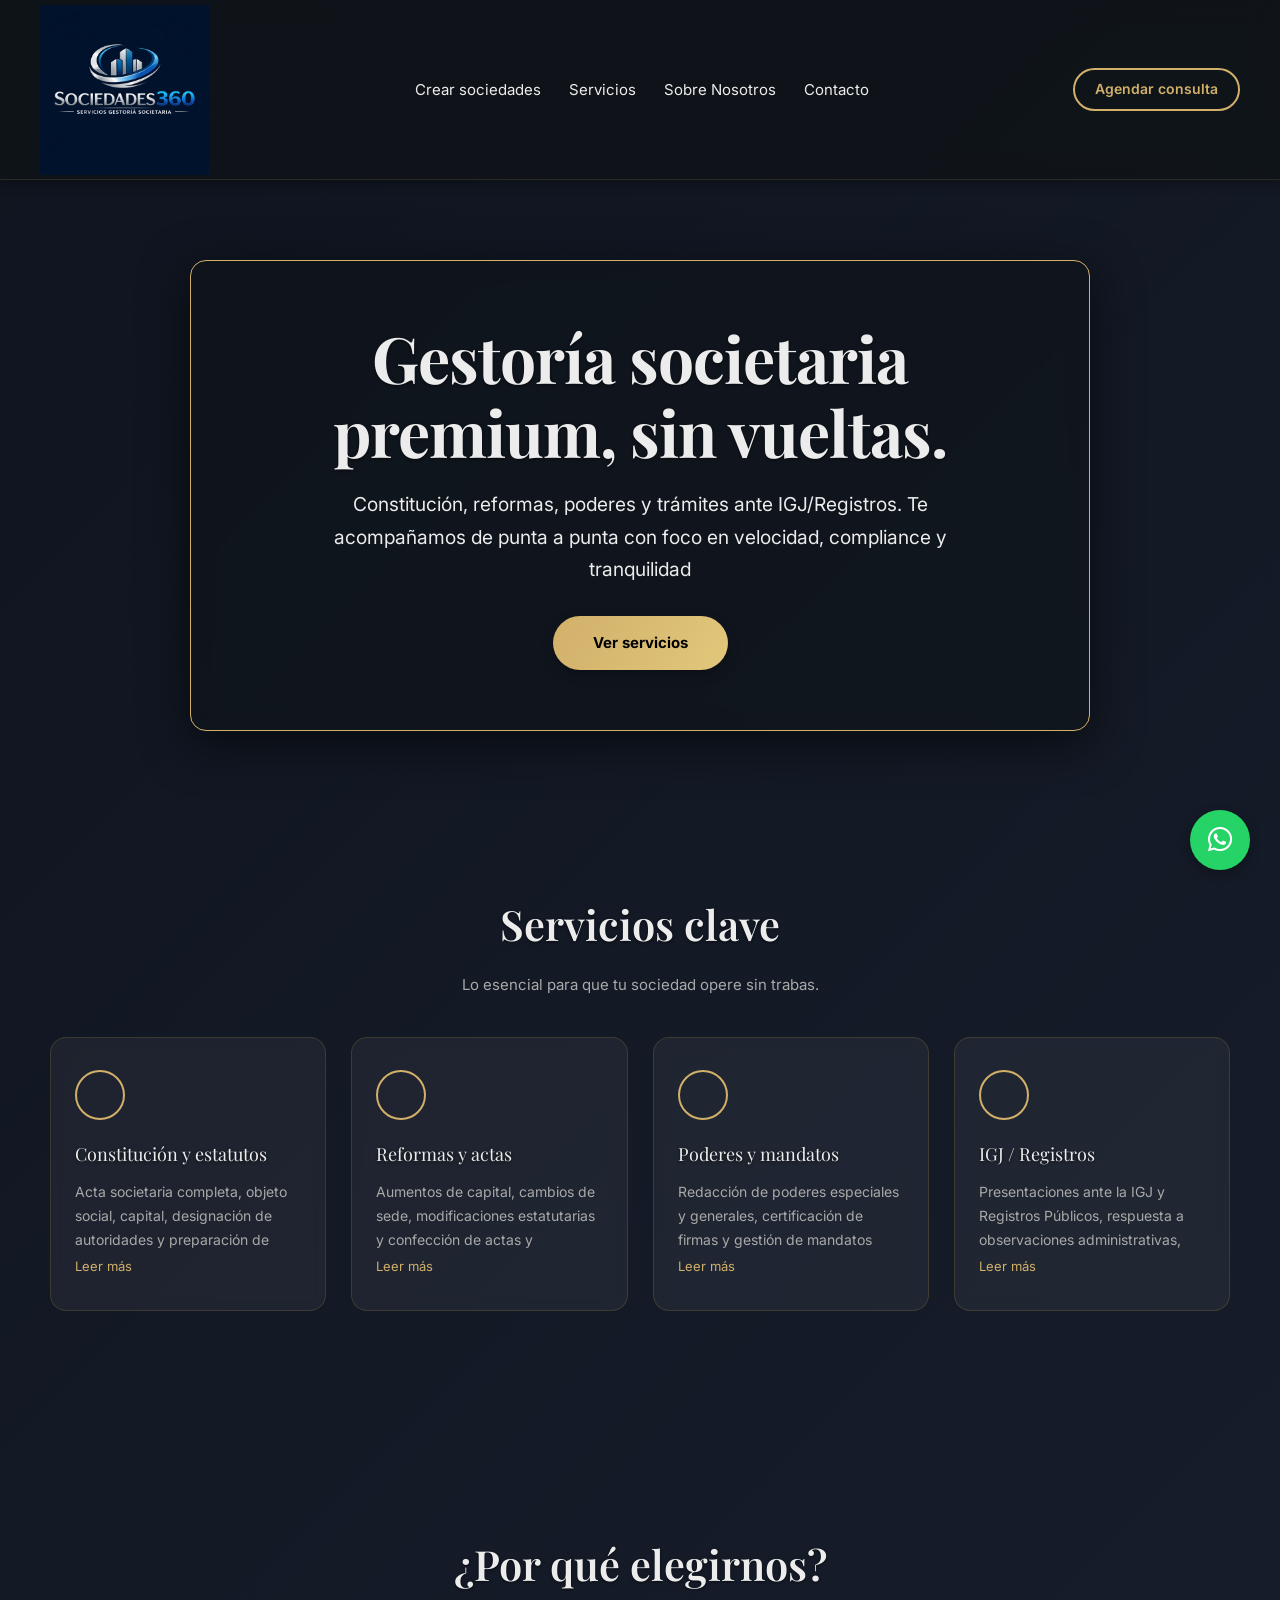
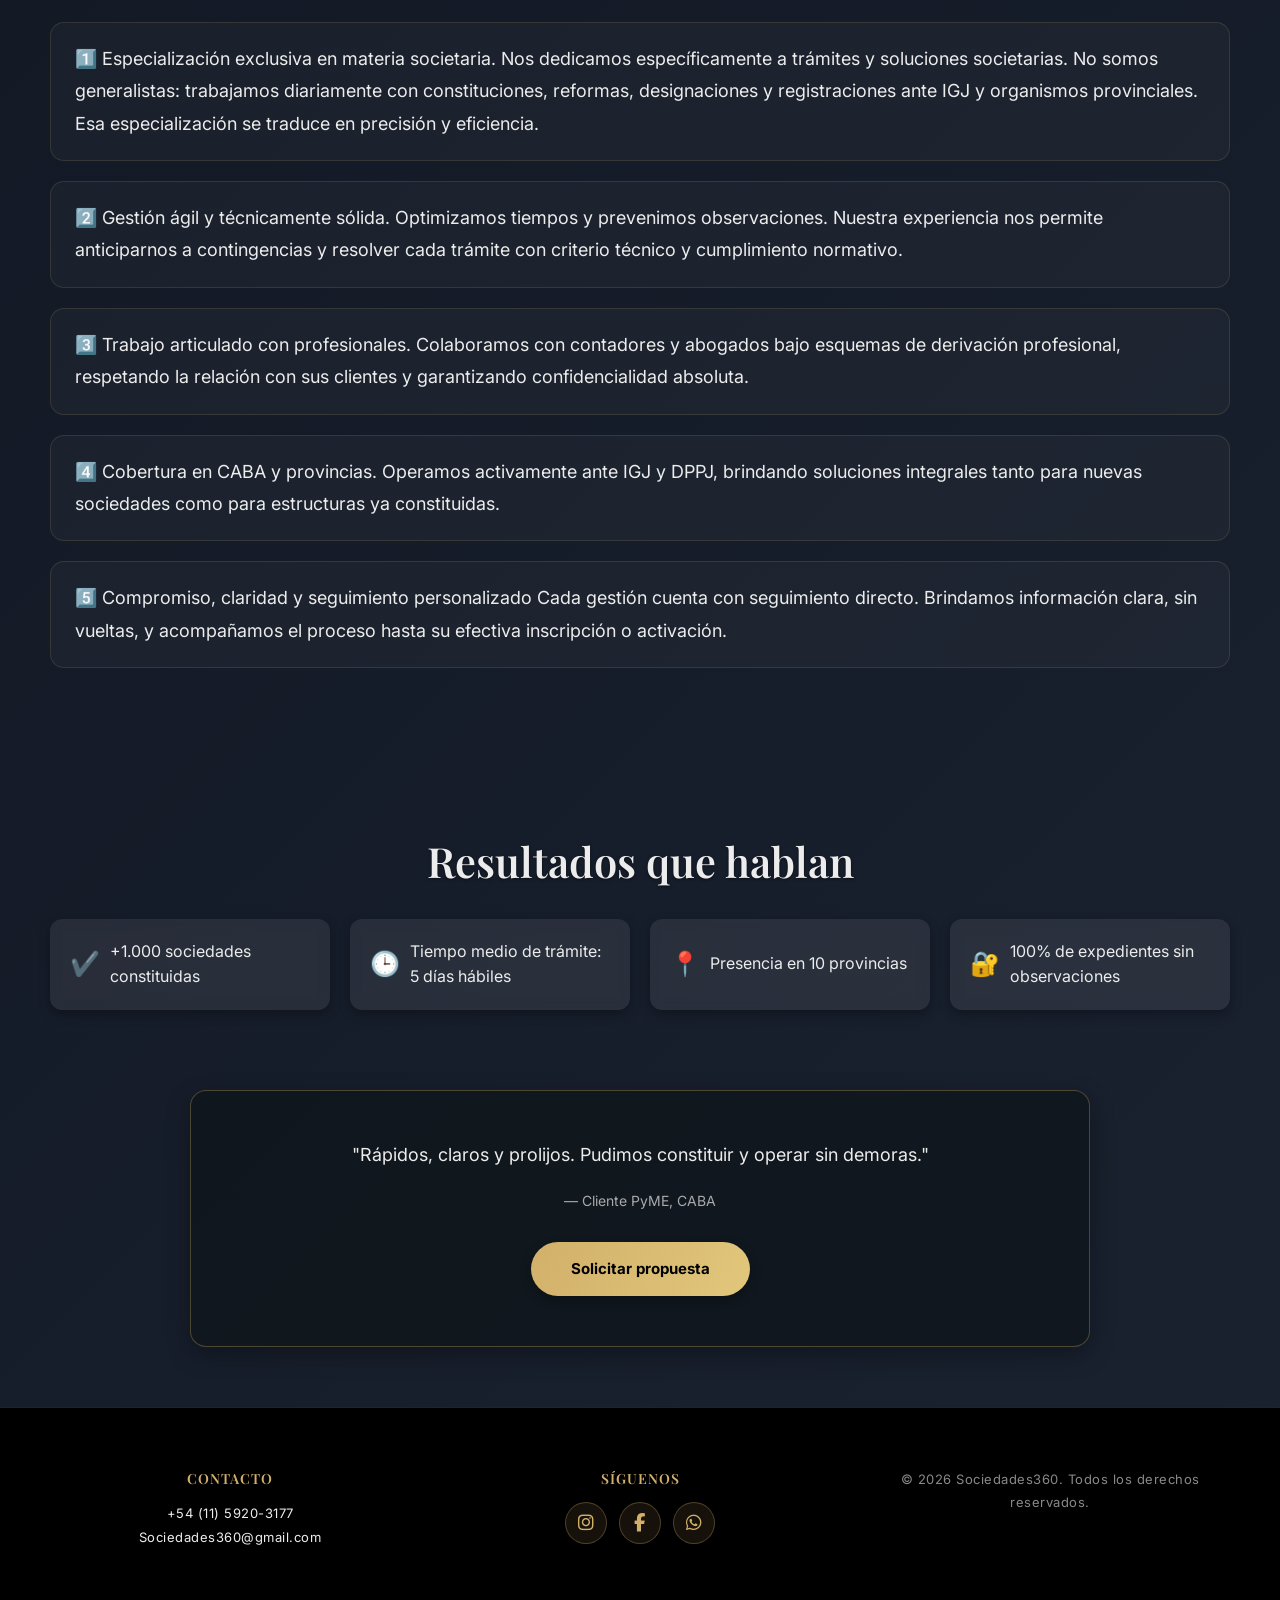
<file: index.html>
<!DOCTYPE html>
<html lang="es">
<head>
    <meta charset="UTF-8">
    <meta name="viewport" content="width=device-width, initial-scale=1.0">
    <meta name="viewport" content="width=device-width, initial-scale=1.0">
    <title>Sociedades360</title>
    <meta charset="UTF-8"> <title>WhatsApp Icon</title> <!-- Enlace a Font Awesome desde CDN --> 
    <link rel="stylesheet" href="https://cdnjs.cloudflare.com/ajax/libs/font-awesome/6.5.1/css/all.min.css">
    <!-- Tipografía elegante -->
    <link href="https://fonts.googleapis.com/css2?family=Playfair+Display:wght@400;700&family=Inter:wght@300;400;600;700&display=swap" rel="stylesheet">
    <!-- FontAwesome para iconos -->
    <link rel="stylesheet" href="https://cdnjs.cloudflare.com/ajax/libs/font-awesome/6.4.0/css/all.min.css" integrity="sha512-ka7e6i5eOg2X3JPL40fGfkqYNPpd5F3sK0rqppsYAz16U38R8qiu8cR+3jG3GPT8Jl7A+0QSS7w7Ha7QOYObTw==" crossorigin="anonymous" referrerpolicy="no-referrer" />
    <link rel="stylesheet" href="./style.css">
</head>
<body>
  <nav>
    <a href="index.html" class="logo">
        <img src="./360sociedad.jpg" alt="Sociedades360 logo">
    </a>

    <div class="menu-toggle" id="mobile-menu">
        <span></span>
        <span></span>
        <span></span>
    </div>

    <ul class="nav-links">
        <li><a href="Crear.html">Crear sociedades</a></li>
        <li><a href="#servicios">Servicios</a></li>
        <li><a href="sobre-nosotros.html">Sobre Nosotros</a></li>
        <li><a href="contacto.html">Contacto</a></li>
    </ul>

    <a href="contacto.html" class="btn-agendar">Agendar consulta</a>
</nav>
    
    <!-- Hero Section -->
    <section class="hero">
        <div class="hero-content">
            <h1>Gestoría societaria premium, sin vueltas.</h1>
            <p>Constitución, reformas, poderes y trámites ante IGJ/Registros. Te acompañamos de punta a punta con foco en velocidad, compliance y tranquilidad</p>
            <div class="hero-buttons">
                <a href="#servicios" class="btn-primary">Ver servicios</a>
            </div>
        </div>
    </section>
    
    <!-- Servicios Clave -->
    <section class="servicios-section" id="servicios">
        <h2>Servicios clave</h2>
        <p>Lo esencial para que tu sociedad opere sin trabas.</p>
        
        <div class="servicios-grid">
            <div class="servicio-card">
                <div class="icon"></div>
                <h4>Constitución y estatutos</h4>
                <p>Acta societaria completa, objeto social, capital, designación de autoridades y preparación de toda la documentación inicial exigida por la IGJ o el Registro correspondiente.</p>
                <span class="read-more">Leer más</span>
            </div>
            
            <div class="servicio-card">
                <div class="icon"></div>
                <h4>Reformas y actas</h4>
                <p>Aumentos de capital, cambios de sede, modificaciones estatutarias y confección de actas y documentación necesaria para llevar a cabo las reformas societarias de forma rápida y segura.</p>
                <span class="read-more">Leer más</span>
            </div>
            
            <div class="servicio-card">
                <div class="icon"></div>
                <h4>Poderes y mandatos</h4>
                <p>Redacción de poderes especiales y generales, certificación de firmas y gestión de mandatos ante terceros para que puedas delegar trámites con total confianza.</p>
                <span class="read-more">Leer más</span>
            </div>
            
            <div class="servicio-card">
                <div class="icon"></div>
                <h4>IGJ / Registros</h4>
                <p>Presentaciones ante la IGJ y Registros Públicos, respuesta a observaciones administrativas, seguimiento de expedientes y cierre definitivo de trámites para mantener tu empresa en regla.</p>
                <span class="read-more">Leer más</span>
            </div>
        </div>
    </section>
    
    <!-- Diferenciador -->
    <section class="diferenciador">
        <h2>¿Por qué elegirnos?</h2>
        <ul class="benefits">
            <li>1️⃣ Especialización exclusiva en materia societaria.
                Nos dedicamos específicamente a trámites y soluciones societarias. No somos generalistas: trabajamos diariamente con constituciones, reformas, designaciones y registraciones ante IGJ y organismos provinciales. Esa especialización se traduce en precisión y eficiencia.
            </li>
            <li>2️⃣ Gestión ágil y técnicamente sólida.
                Optimizamos tiempos y prevenimos observaciones. Nuestra experiencia nos permite anticiparnos a contingencias y resolver cada trámite con criterio técnico y cumplimiento normativo.

            </li>
            <li>3️⃣ Trabajo articulado con profesionales.
                Colaboramos con contadores y abogados bajo esquemas de derivación profesional, respetando la relación con sus clientes y garantizando confidencialidad absoluta.
            </li>
            <li>
                4️⃣ Cobertura en CABA y provincias.
                Operamos activamente ante IGJ y DPPJ, brindando soluciones integrales tanto para nuevas sociedades como para estructuras ya constituidas.
            </li>
            <li>5️⃣ Compromiso, claridad y seguimiento personalizado
                Cada gestión cuenta con seguimiento directo. Brindamos información clara, sin vueltas, y acompañamos el proceso hasta su efectiva inscripción o activación.
            </li>
        </ul>
    </section>
    
    <!-- Confianza -->
    <section class="confianza">
        <h2>Resultados que hablan</h2>
        <div class="stats">
            <div class="stat"><span class="icon">✔️</span><span>+1.000 sociedades constituidas</span></div>
            <div class="stat"><span class="icon">🕒</span><span>Tiempo medio de trámite: 5 días hábiles</span></div>
            <div class="stat"><span class="icon">📍</span><span>Presencia en 10 provincias</span></div>
            <div class="stat"><span class="icon">🔐</span><span>100% de expedientes sin observaciones</span></div>
        </div>
    </section>
    
    <!-- Testimonial -->
    <section class="testimonial-section">
        <div class="testimonial-text">
            <p>"Rápidos, claros y prolijos. Pudimos constituir y operar sin demoras."</p>
            <div class="testimonial-author">— Cliente PyME, CABA</div>
        </div>
        <a href="Crear.html" class="btn-solicitar">Solicitar propuesta</a>
    </section>
    
    <!-- Botón WhatsApp Flotante -->
<a href="https://wa.me/5491159203177?text=Hola%2C%20estoy%20contactando%20desde%20la%20pagina%20web%20y%20quisiera%20hacer%20una%20consulta." class="whatsapp-btn" target="_blank">
        <i class="fa-brands fa-whatsapp"></i>
    </a>
    
    <!-- Footer -->
    <footer>
        <div class="footer-content">
            <div class="footer-section">
                <h4>Contacto</h4>
                <p><a href="tel:+541159203177">+54 (11) 5920-3177</a></p>
                <p><a href="mailto:Sociedades360@gmail.com">Sociedades360@gmail.com</a></p>
            </div>
            <div class="footer-section">
                <h4>Síguenos</h4>
                <div style="display: flex; gap: 12px; justify-content: center; margin-top: 12px;">
                    <a href="https://instagram.com/sociedades360" target="_blank" class="footer-social" title="Instagram">
                        <i class="fab fa-instagram"></i>
                    </a>
                    <a href="#" class="footer-social" title="Facebook">
                        <i class="fab fa-facebook-f"></i>
                    </a>
                    <a href="https://wa.me/5491159203177" target="_blank" class="footer-social" title="WhatsApp">
                        <i class="fab fa-whatsapp"></i>
                    </a>
                </div>
            </div>
            <div class="footer-section">
                <p>&copy; 2026 Sociedades360. Todos los derechos reservados.</p>
            </div>
        </div>
    </footer>

    <!-- script para read-more -->
    <script>
        document.querySelectorAll('.servicio-card').forEach(card=>{
            const para = card.querySelector('p');
            const more = card.querySelector('.read-more');
            if(more){
                more.addEventListener('click',()=>{
                    para.classList.toggle('expanded');
                    more.textContent = para.classList.contains('expanded') ? 'Leer menos' : 'Leer más';
                });
            }
        });

const menuToggle = document.getElementById('mobile-menu');
const navLinks = document.querySelector('.nav-links');

menuToggle.addEventListener('click', () => {
    navLinks.classList.toggle('active');
});

    </script>
</body>
</html>
</file>
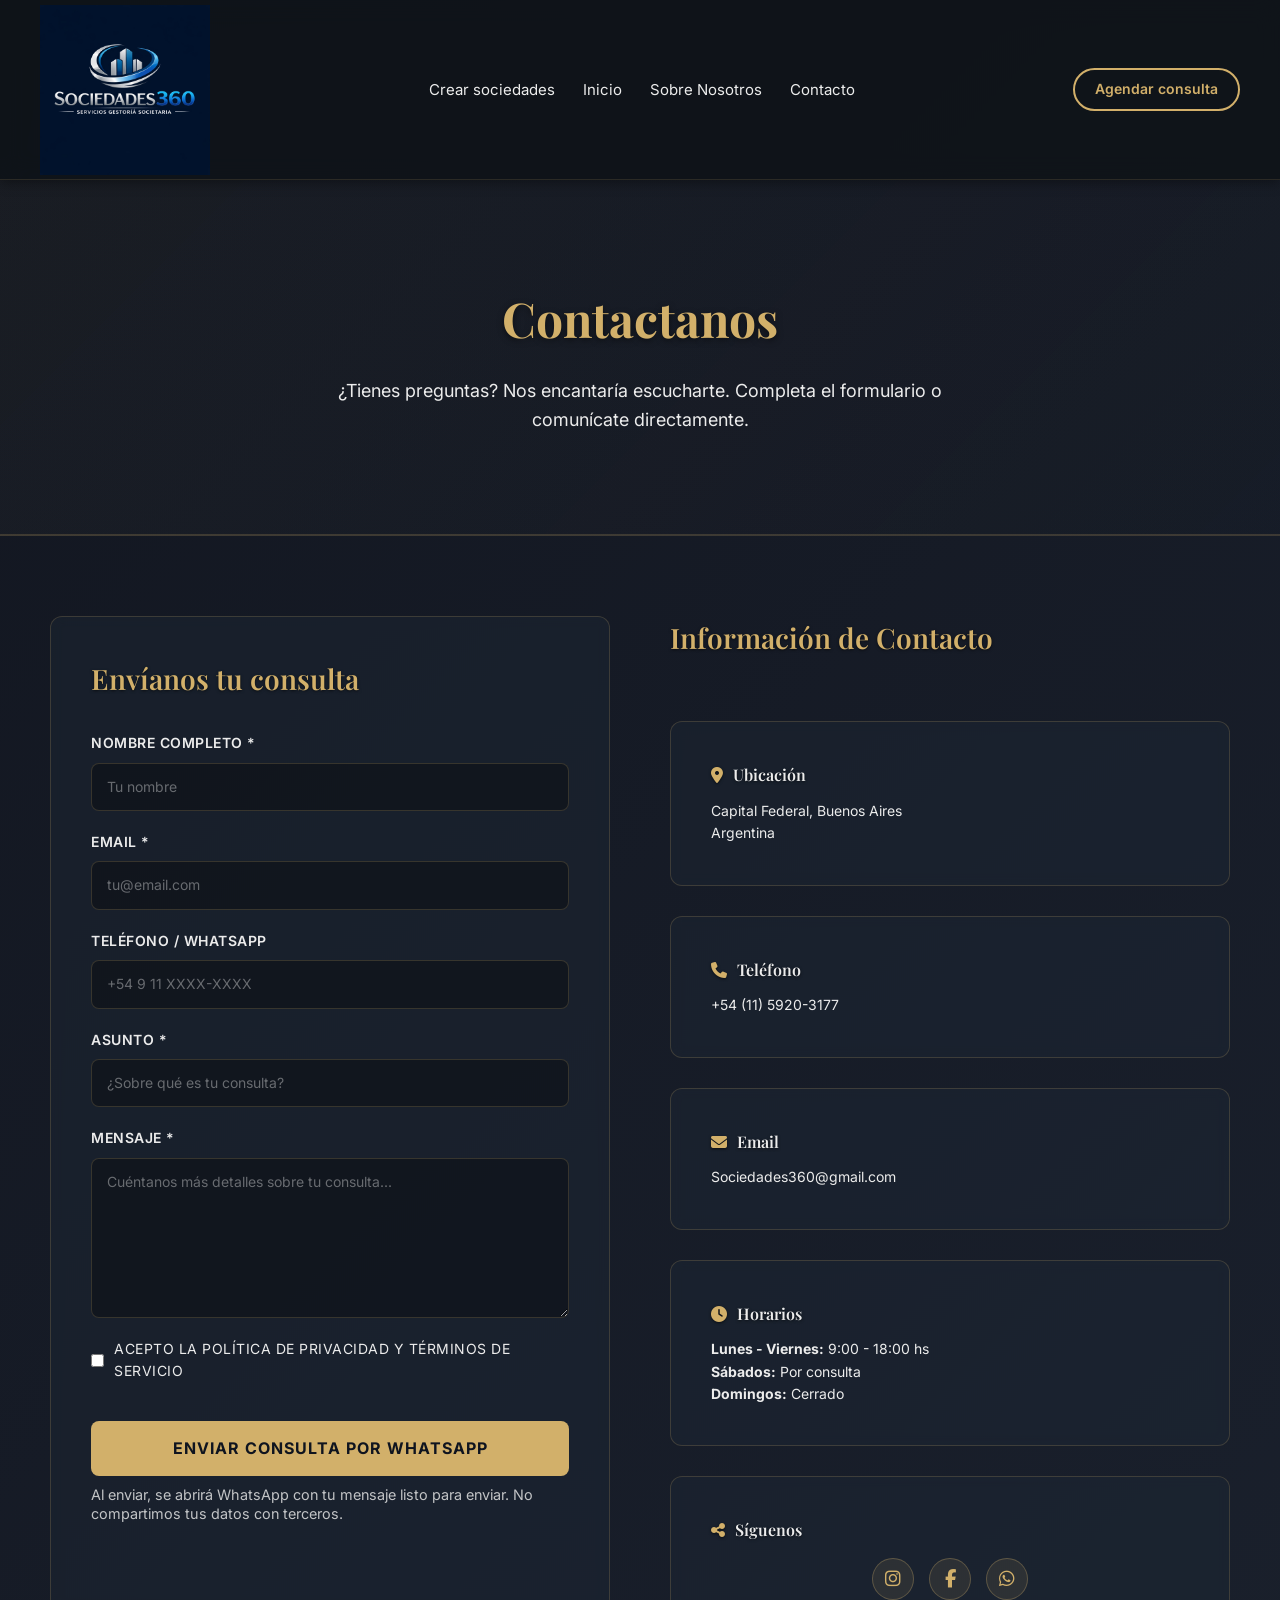
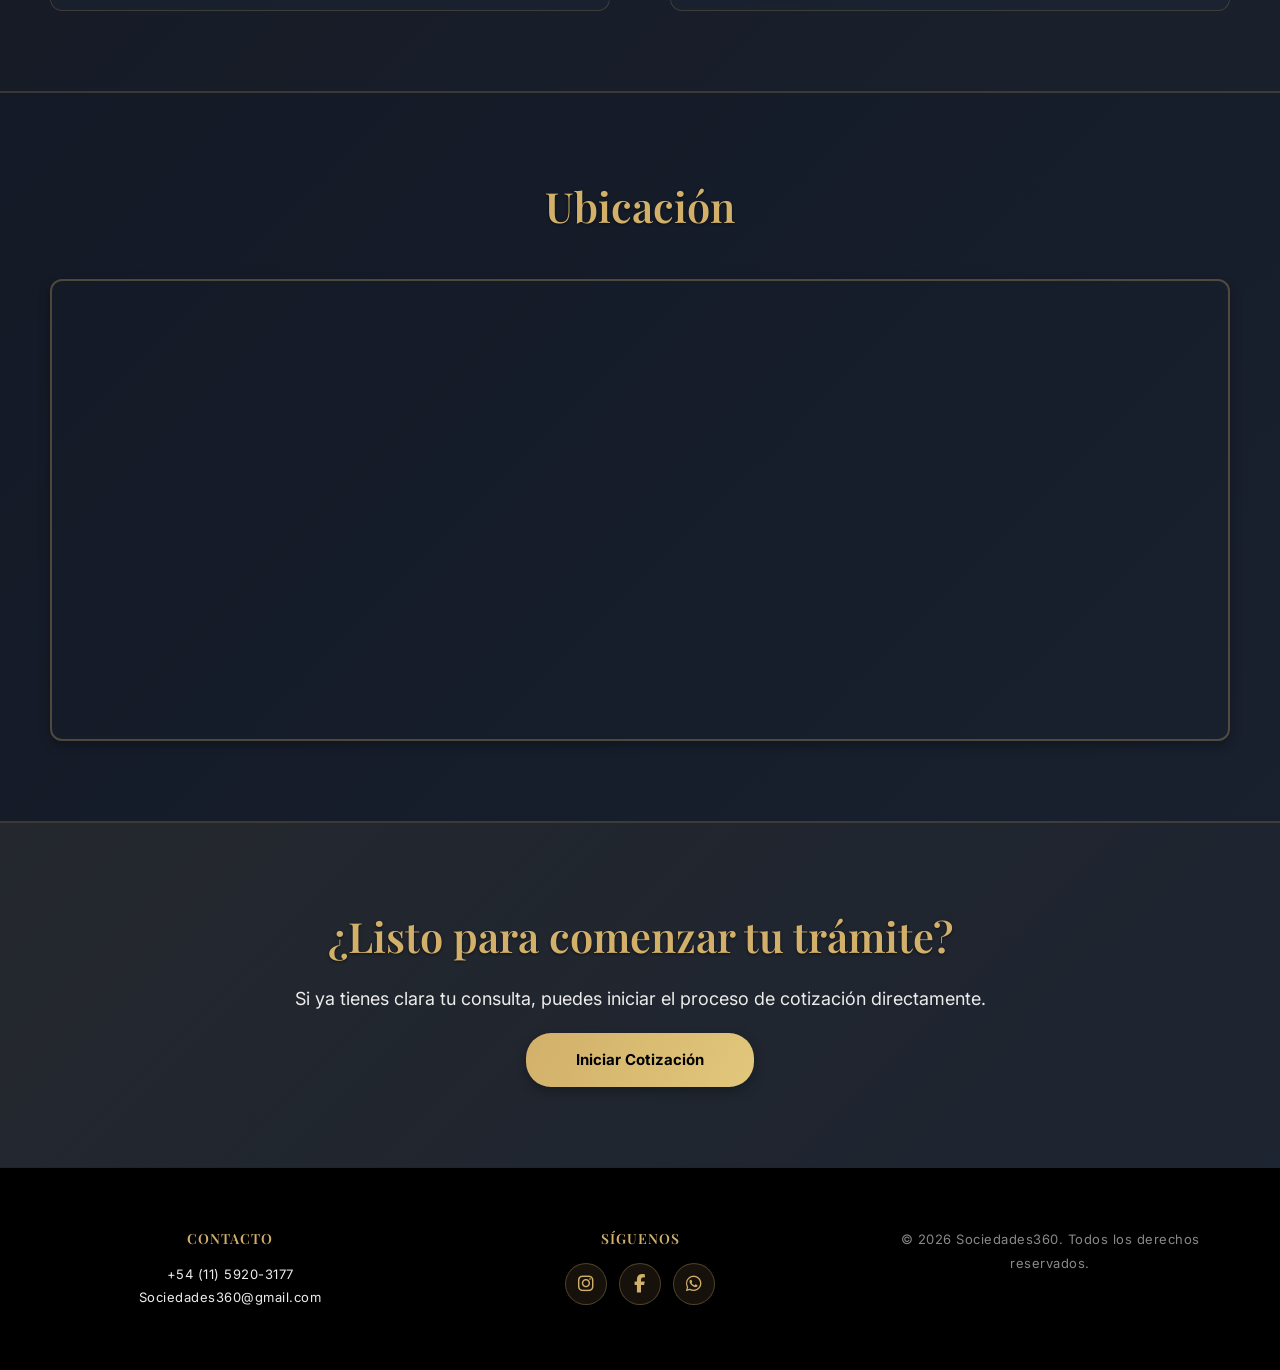
<file: contacto.html>
<!DOCTYPE html>
<html lang="es">
<head>
    <meta charset="UTF-8">
    <meta name="viewport" content="width=device-width, initial-scale=1.0">
    <title>Sobre Nosotros - Sociedades360</title>
    <meta charset="UTF-8"> <title>WhatsApp Icon</title> <!-- Enlace a Font Awesome desde CDN --> 
    <link rel="stylesheet" href="https://cdnjs.cloudflare.com/ajax/libs/font-awesome/6.5.1/css/all.min.css">
    <!-- Tipografía elegante -->
    <link href="https://fonts.googleapis.com/css2?family=Playfair+Display:wght@400;700&family=Inter:wght@300;400;600;700&display=swap" rel="stylesheet">
    <!-- FontAwesome para iconos -->
    <link rel="stylesheet" href="https://cdnjs.cloudflare.com/ajax/libs/font-awesome/6.4.0/css/all.min.css" integrity="sha512-ka7e6i5eOg2X3JPL40fGfkqYNPpd5F3sK0rqppsYAz16U38R8qiu8cR+3jG3GPT8Jl7A+0QSS7w7Ha7QOYObTw==" crossorigin="anonymous" referrerpolicy="no-referrer" />
    <link rel="stylesheet" href="./style.css">
</head>
<body>
    <!-- Navbar -->
    <nav>
    <a href="index.html" class="logo">
        <img src="./360sociedad.jpg" alt="Sociedades360 logo">
    </a>

    <div class="menu-toggle" id="mobile-menu">
        <span></span>
        <span></span>
        <span></span>
    </div>

    <ul class="nav-links">
        <li><a href="Crear.html">Crear sociedades</a></li>
        <li><a href="./index.html">Inicio</a></li>
        <li><a href="sobre-nosotros.html">Sobre Nosotros</a></li>
        <li><a href="contacto.html">Contacto</a></li>
    </ul>

    <a href="contacto.html" class="btn-agendar">Agendar consulta</a>
</nav>
    
    <!-- Hero Contacto -->
    <section class="hero-contacto">
        <div class="hero-contacto-content">
            <h1>Contactanos</h1>
            <p>¿Tienes preguntas? Nos encantaría escucharte. Completa el formulario o comunícate directamente.</p>
        </div>
    </section>
    
    <!-- Sección de Contacto -->
    <section class="seccion-contacto">
        <div class="container-seccion">
            <div class="contacto-grid">
                <!-- Formulario -->
                <div class="formulario-contacto">
                    <h2>Envíanos tu consulta</h2>
                    <form id="formContacto" onsubmit="handleSubmit(event)">
                        <div class="form-group">
                            <label for="nombre">Nombre Completo *</label>
                            <input type="text" id="nombre" name="nombre" placeholder="Tu nombre" required>
                        </div>
                        
                        <div class="form-group">
                            <label for="email">Email *</label>
                            <input type="email" id="email" name="email" placeholder="tu@email.com" required>
                        </div>
                        
                        <div class="form-group">
                            <label for="telefono">Teléfono / WhatsApp</label>
                            <input type="tel" id="telefono" name="telefono" placeholder="+54 9 11 XXXX-XXXX">
                        </div>
                        
                        <div class="form-group">
                            <label for="asunto">Asunto *</label>
                            <input type="text" id="asunto" name="asunto" placeholder="¿Sobre qué es tu consulta?" required>
                        </div>
                        
                        <div class="form-group">
                            <label for="consulta">Mensaje *</label>
                            <textarea id="consulta" name="consulta" rows="6" placeholder="Cuéntanos más detalles sobre tu consulta..." required></textarea>
                        </div>
                        
                        <div class="form-group">
                            <label style="display: flex; align-items: center; font-weight: 400;">
                                <input type="checkbox" id="privacidad" name="privacidad" required style="width: auto; margin-right: 10px;">
                                <span>Acepto la política de privacidad y términos de servicio</span>
                            </label>
                        </div>
                        
                        <button type="submit" class="btn-enviar">Enviar consulta por WhatsApp</button>
                        <p class="aviso-whatsapp">Al enviar, se abrirá WhatsApp con tu mensaje listo para enviar. No compartimos tus datos con terceros.</p>
                    </form>
                </div>
                
                <!-- Información de Contacto -->
                <div class="info-contacto">
                    <h2>Información de Contacto</h2>
                    
                    <div class="info-bloque">
                        <h3><i class="fas fa-map-marker-alt" style="color: var(--color-gold); margin-right: 10px;"></i>Ubicación</h3>
                        <p>Capital Federal, Buenos Aires<br>Argentina</p>
                    </div>
                    
                    <div class="info-bloque">
                        <h3><i class="fas fa-phone" style="color: var(--color-gold); margin-right: 10px;"></i>Teléfono</h3>
                        <p><a href="tel:+541159203177" class="contact-link">+54 (11) 5920-3177</a></p>
                    </div>
                    
                    <div class="info-bloque">
                        <h3><i class="fas fa-envelope" style="color: var(--color-gold); margin-right: 10px;"></i>Email</h3>
                        <p><a href="mailto:Sociedades360@gmail.com" class="contact-link">Sociedades360@gmail.com</a></p>
                    </div>
                    
                    <div class="info-bloque">
                        <h3><i class="fas fa-clock" style="color: var(--color-gold); margin-right: 10px;"></i>Horarios</h3>
                        <p><strong>Lunes - Viernes:</strong> 9:00 - 18:00 hs<br>
                        <strong>Sábados:</strong> Por consulta<br>
                        <strong>Domingos:</strong> Cerrado</p>
                    </div>
                    
                    <div class="info-bloque redes-sociales">
                        <h3><i class="fas fa-share-alt" style="color: var(--color-gold); margin-right: 10px;"></i>Síguenos</h3>
                        <div style="display: flex; gap: 15px; margin-top: 15px; justify-content: center; flex-wrap: wrap;">
                            <a href="https://instagram.com/sociedades360" target="_blank" class="footer-social" title="Instagram">
                                <i class="fab fa-instagram"></i>
                            </a>
                            <a href="#" class="footer-social" title="Facebook">
                                <i class="fab fa-facebook-f"></i>
                            </a>
                            <a href="https://wa.me/5491159203177"" target="_blank" class="footer-social" title="WhatsApp">
                                <i class="fab fa-whatsapp"></i>
                            </a>
                        </div>
                    </div>
                </div>
            </div>
        </div>
    </section>
    
    <!-- Mapa -->
    <section class="seccion-mapa">
        <div class="container-seccion">
            <h2>Ubicación</h2>
            <div class="mapa-responsive">
                <iframe src="https://www.google.com/maps/embed?pb=!1m18!1m12!1m3!1d3282.88127690609!2d-58.38231592346843!3d-34.60368097024253!2m3!1f0!2f0!3f0!3m2!1i1024!2i768!4f13.1!3m3!1m2!1s0x95a335ee8e7c2f3d%3A0xc87c7c7c7c7c7c7c!2sCABA%2C%20Buenos%20Aires!5e0!3m2!1ses!2sar!4v1708876543210" width="100%" height="500" style="border:none;" allowfullscreen="" loading="lazy" referrerpolicy="no-referrer-when-downgrade"></iframe>
            </div>
        </div>
    </section>
    
    <!-- CTA para Crear Sociedad -->
    <section class="seccion-cta-contacto">
        <div class="container-seccion">
            <h2>¿Listo para comenzar tu trámite?</h2>
            <p>Si ya tienes clara tu consulta, puedes iniciar el proceso de cotización directamente.</p>
            <a href="Crear.html" class="btn-primary" style="display: inline-block; padding: 15px 50px; text-decoration: none; border-radius: 25px; font-weight: bold; margin-top: 20px;">Iniciar Cotización</a>
        </div>
    </section>
    
    <!-- Footer -->
    <footer>
        <div class="footer-content">
            <div class="footer-section">
                <h4>Contacto</h4>
                <p><a href="tel:+541159203177">+54 (11) 5920-3177</a></p>
                <p><a href="mailto:Sociedades360@gmail.com">Sociedades360@gmail.com</a></p>
            </div>
            <div class="footer-section">
                <h4>Síguenos</h4>
                <div style="display: flex; gap: 12px; justify-content: center; margin-top: 12px;">
                    
                    <a href="https://instagram.com/sociedades360" target="_blank" class="footer-social" title="Instagram">
                        <i class="fab fa-instagram"></i>
                    </a>
                    <a href="#" class="footer-social" title="Facebook">
                        <i class="fab fa-facebook-f"></i>
                    </a>
                    <a href="https://wa.me/5491159203177" target="_blank" class="footer-social" title="WhatsApp">
                        <i class="fab fa-whatsapp"></i>
                    </a>
                </div>
            </div>
            <div class="footer-section">
                <p>&copy; 2026 Sociedades360. Todos los derechos reservados.</p>
            </div>
        </div>
    </footer>
    
<script>

const MI_NUMERO = "5491159203177"; // PONÉ TU NÚMERO AQUÍ

function handleSubmit(event) {

    event.preventDefault();

    const btn = document.querySelector("#formContacto .btn-enviar");
    const oldText = btn.textContent;

    btn.disabled = true;
    btn.textContent = "Abriendo WhatsApp...";

    const nombre = document.getElementById("nombre").value.trim();
    const email = document.getElementById("email").value.trim();
    const telefono = document.getElementById("telefono").value.trim();
    const asunto = document.getElementById("asunto").value.trim();
    const consulta = document.getElementById("consulta").value.trim();

    const texto = `📩 NUEVA CONSULTA WEB

👤 Nombre: ${nombre}
📧 Email: ${email}
📱 Teléfono: ${telefono || "-"}
📌 Asunto: ${asunto}

📝 Consulta:
${consulta}`;

    const url = `https://api.whatsapp.com/send?phone=${MI_NUMERO}&text=${encodeURIComponent(texto)}`;

    window.open(url, "_blank");

    setTimeout(() => {
        btn.disabled = false;
        btn.textContent = oldText;
    }, 1200);

}
const menuToggle = document.getElementById('mobile-menu');
const navLinks = document.querySelector('.nav-links');

menuToggle.addEventListener('click', () => {
    navLinks.classList.toggle('active');
});

</script>
</body>
</html>
</file>
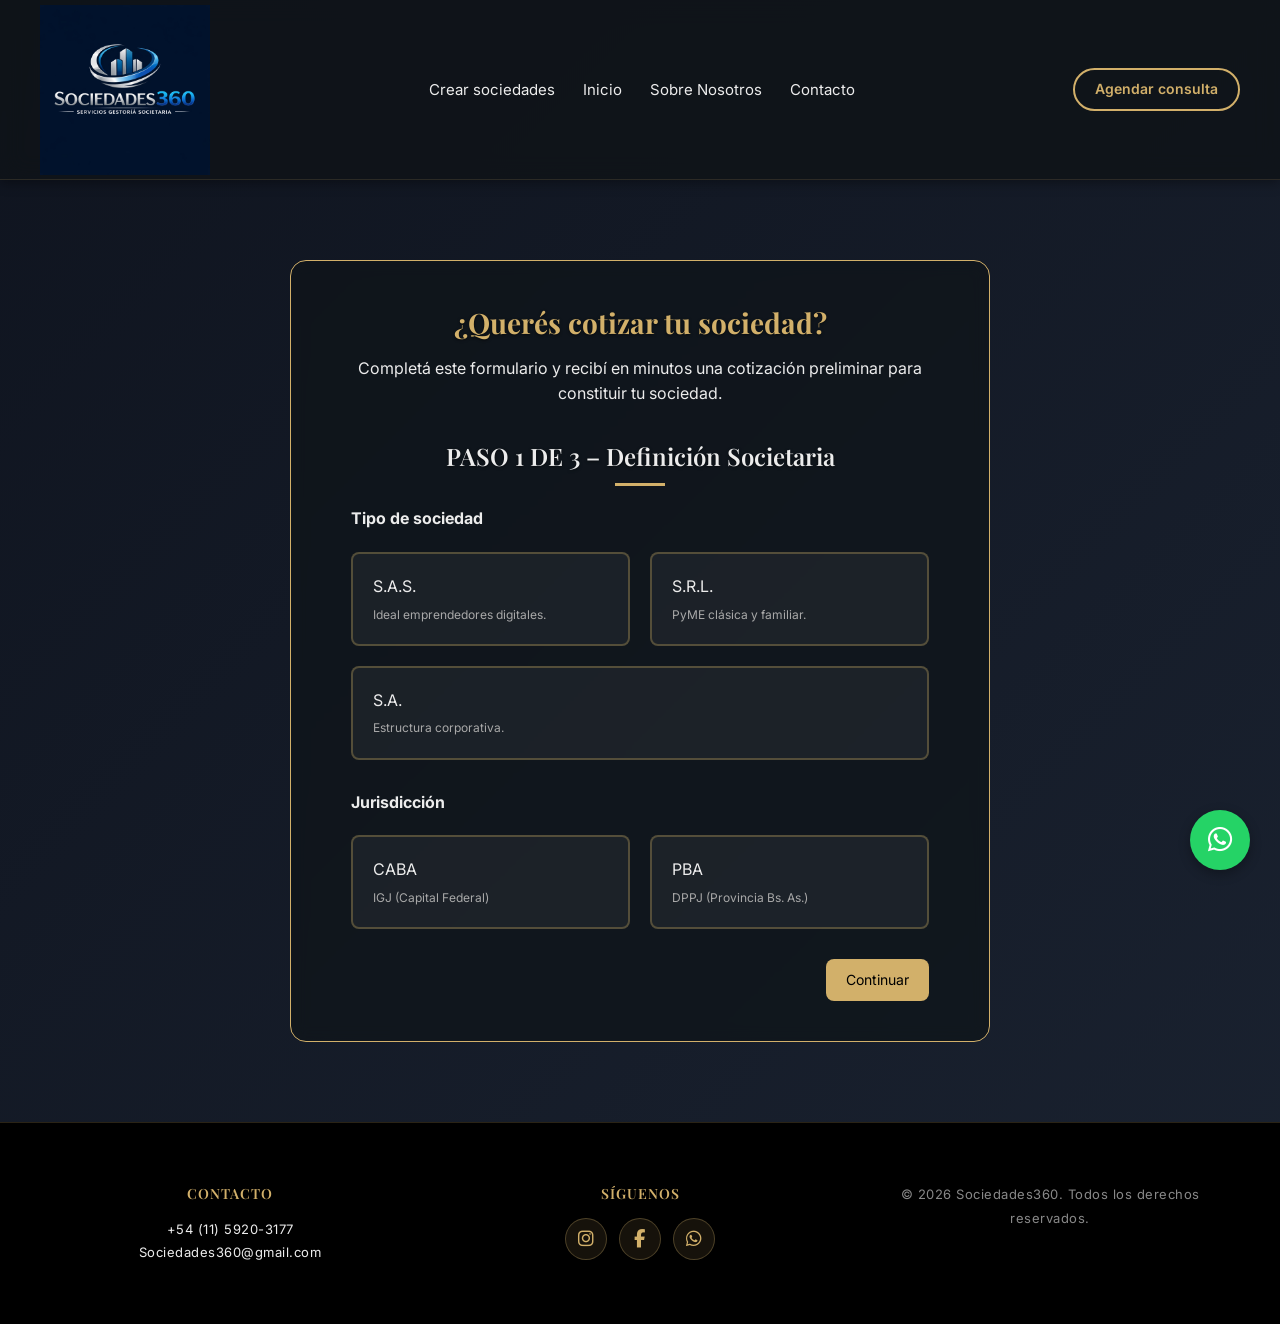
<file: Crear.html>
<!DOCTYPE html>
<html lang="es">
<head>
  <link rel="icon" type="./imagen3060sociedades+.pnj" href="favicon.ico">
    <meta charset="UTF-8">
    <meta name="viewport" content="width=device-width, initial-scale=1.0">
    <title>Sociedades360</title>
    <meta charset="UTF-8"> <title>WhatsApp Icon</title> <!-- Enlace a Font Awesome desde CDN --> 
    <link rel="stylesheet" href="https://cdnjs.cloudflare.com/ajax/libs/font-awesome/6.5.1/css/all.min.css">
    <!-- Tipografía elegante -->
    <link href="https://fonts.googleapis.com/css2?family=Playfair+Display:wght@400;700&family=Inter:wght@300;400;600;700&display=swap" rel="stylesheet">
    <!-- FontAwesome para iconos -->
    <link rel="stylesheet" href="https://cdnjs.cloudflare.com/ajax/libs/font-awesome/6.4.0/css/all.min.css" integrity="sha512-ka7e6i5eOg2X3JPL40fGfkqYNPpd5F3sK0rqppsYAz16U38R8qiu8cR+3jG3GPT8Jl7A+0QSS7w7Ha7QOYObTw==" crossorigin="anonymous" referrerpolicy="no-referrer" />
    <link rel="stylesheet" href="./style.css">
</head>
<body>
    <nav>
    <a href="index.html" class="logo">
        <img src="./360sociedad.jpg" alt="Sociedades360 logo">
    </a>

    <div class="menu-toggle" id="mobile-menu">
        <span></span>
        <span></span>
        <span></span>
    </div>

    <ul class="nav-links">
        <li><a href="Crear.html">Crear sociedades</a></li>
        <li><a href="./index.html">Inicio</a></li>
        <li><a href="sobre-nosotros.html">Sobre Nosotros</a></li>
        <li><a href="contacto.html">Contacto</a></li>
    </ul>

    <a href="contacto.html" class="btn-agendar">Agendar consulta</a>
</nav>
    <main>
        <div class="form-wrapper">
        <h1>¿Querés cotizar tu sociedad?</h1>
        <p>Completá este formulario y recibí en minutos una cotización preliminar para constituir tu sociedad.</p>

        <div id="step1" class="step active">
            <h2>PASO 1 DE 3 – Definición Societaria</h2>
            <div>
                <strong>Tipo de sociedad</strong>
                <div class="options" id="society-options">
                    <div class="option" data-value="SAS">S.A.S.<br><small>Ideal emprendedores digitales.</small></div>
                    <div class="option" data-value="SRL">S.R.L.<br><small>PyME clásica y familiar.</small></div>
                    <div class="option" data-value="SA">S.A.<br><small>Estructura corporativa.</small></div>
                </div>
            </div>
            <div style="margin-top:30px;">
                <strong>Jurisdicción</strong>
                <div class="options" id="jurisdiction-options">
                    <div class="option" data-value="CABA">CABA<br><small>IGJ (Capital Federal)</small></div>
                    <div class="option" data-value="PBA">PBA<br><small>DPPJ (Provincia Bs. As.)</small></div>
                </div>
            </div>
            <div class="buttons"><span></span><button class="btn-next" onclick="nextStep()" disabled id="toStep2">Continuar</button></div>
        </div>

        <div id="step2" class="step">
            <h2>PASO 2 DE 3 – Dimensionamiento</h2>
            <label>Capital social (estimado)</label>
            <input type="text" id="capital" placeholder="$ 0">
            <div id="capitalHelp" style="margin-top:10px; padding:12px; border-radius:12px; border:1px solid rgba(216,178,98,.25); background:rgba(216,178,98,.06);">
  <div id="capitalMinText" style="font-weight:700;"></div>
  <div id="capitalWarnText" style="margin-top:6px; opacity:.9;"></div>
</div>
            <label>Actividad principal</label>
            <input type="text" id="activity" placeholder="Ej: Servicios de software, Construcción...">
            <div style="margin-top:20px;">
                <strong>Detalles operativos</strong>
                <label><input type="checkbox" id="hasEmployees"> ¿Contratará empleados?</label>
                <label><input type="checkbox" id="hasComex"> ¿Operaciones Comex?</label>
            </div>
            <div class="buttons"><button class="btn-prev" onclick="prevStep()">Atrás</button><button class="btn-next" onclick="nextStep2()" id="toStep3" disabled>Continuar</button></div>
        </div>

        <div id="step3" class="step">
            <h2>PASO 3 DE 3 – Envío Seguro</h2>
            <label>Tu nombre completo</label>
            <input type="text" id="userName" class="form-input" placeholder="Nombre y apellido">
            <label>Teléfono / WhatsApp</label>
            <input type="tel" id="userPhone" class="form-input" placeholder="+54 9 11 xxxx-xxxx">
            <label>Email</label>
            <input type="email" id="userEmail" class="form-input" placeholder="tu@email.com">
            <label>Resumen a enviar</label>
            <textarea id="summary" readonly></textarea>
            <button id="sendBtn" type="button" class="btn-prev">Solicitar Cotización</button>
        </div> <!-- end form-wrapper -->
    </main>

    <!-- Botón WhatsApp Flotante -->
  <a href="https://wa.me/5491159203177?text=Hola%2C%20estoy%20contactando%20desde%20la%20pagina%20web%20y%20quisiera%20hacer%20una%20consulta." class="whatsapp-btn" target="_blank">
        <i class="fa-brands fa-whatsapp"></i>
    </a>

    <footer>
        <div class="footer-content">
            <div class="footer-section">
                <h4>Contacto</h4>
                <p><a href="tel:+541159203177">+54 (11) 5920-3177</a></p>
                <p><a href="mailto:Sociedades360@gmail.com">Sociedades360@gmail.com</a></p>
            </div>
            <div class="footer-section">
                <h4>Síguenos</h4>
                <div style="display: flex; gap: 12px; justify-content: center; margin-top: 12px;">
                    
                    <a href="https://instagram.com/sociedades360" target="_blank" class="footer-social" title="Instagram">
                        <i class="fab fa-instagram"></i>
                    </a>
                    <a href="#" class="footer-social" title="Facebook">
                        <i class="fab fa-facebook-f"></i>
                    </a>
                    <a href="https://wa.me/5491159203177" target="_blank" class="footer-social" title="WhatsApp">
                        <i class="fab fa-whatsapp"></i>
                    </a>
                </div>
            </div>
            <div class="footer-section">
                <p>&copy; 2026 Sociedades360. Todos los derechos reservados.</p>
            </div>
        </div>
    </footer>
<script>
/* =========================
   CONFIG
========================= */
const MI_NUMERO  = "5491159203177"; // WhatsApp destino (sin +)

// Mínimos legales / operativos (AJUSTÁ SI CAMBIA)
const MIN_CAPITAL = {
  CABA: { SAS: 704800, SRL: 300000, SA: 30000000 },
  PBA:  { SAS: 704800, SRL: 300000, SA: 30000000 }
};

/* =========================
   STATE
========================= */
let data = {
  society: "",
  jurisdiction: "",
  capital: "",
  activity: "",
  employees: false,
  comex: false,
  name: ""
};

/* =========================
   HELPERS
========================= */
function fmt(n){ return new Intl.NumberFormat("es-AR").format(n); }
function parseCapital(){
  const raw = document.getElementById("capital").value.replace(/\D/g,"");
  return raw ? parseInt(raw,10) : 0;
}
function getMinCapital(){
  const j = data.jurisdiction;
  const s = data.society;
  if(!j || !s) return 0;
  return (MIN_CAPITAL[j] && MIN_CAPITAL[j][s]) ? MIN_CAPITAL[j][s] : 0;
}

/* =========================
   STEP 1
========================= */
function enableNext1(){
  document.getElementById("toStep2").disabled = !(data.society && data.jurisdiction);
}

document.querySelectorAll("#society-options .option").forEach(el=>{
  el.addEventListener("click", ()=>{
    document.querySelectorAll("#society-options .option").forEach(o=>o.classList.remove("selected"));
    el.classList.add("selected");
    data.society = el.dataset.value;
    enableNext1();
    updateCapitalUI();
    setCapitalToMinIfEmpty();
    checkStep2();
  });
});

document.querySelectorAll("#jurisdiction-options .option").forEach(el=>{
  el.addEventListener("click", ()=>{
    document.querySelectorAll("#jurisdiction-options .option").forEach(o=>o.classList.remove("selected"));
    el.classList.add("selected");
    data.jurisdiction = el.dataset.value;
    enableNext1();
    updateCapitalUI();
    setCapitalToMinIfEmpty();
    checkStep2();
  });
});

function nextStep(){
  document.getElementById("step1").classList.remove("active");
  document.getElementById("step2").classList.add("active");
  updateCapitalUI();
  setCapitalToMinIfEmpty();
  checkStep2();
}

function prevStep(){
  if(document.getElementById("step3").classList.contains("active")){
    document.getElementById("step3").classList.remove("active");
    document.getElementById("step2").classList.add("active");
  } else if(document.getElementById("step2").classList.contains("active")){
    document.getElementById("step2").classList.remove("active");
    document.getElementById("step1").classList.add("active");
  }
}

/* =========================
   STEP 2 - CAPITAL UI + VALIDATION
========================= */
function updateCapitalUI(){
  const minText = document.getElementById("capitalMinText");
  const warnText = document.getElementById("capitalWarnText");
  if(!minText || !warnText) return;

  if(!data.society || !data.jurisdiction){
    minText.textContent = "Seleccioná tipo societario y jurisdicción para ver el mínimo aplicable.";
    warnText.textContent = "";
    warnText.style.color = "rgba(232,237,247,.85)";
    return;
  }

  const min = getMinCapital();
  const cap = parseCapital();

  if(min <= 0){
    minText.textContent = "Mínimo legal: no configurado.";
    warnText.textContent = "Cargá el mínimo correspondiente en el script (MIN_CAPITAL).";
    warnText.style.color = "#ffb3b3";
    return;
  }

  minText.textContent = `Mínimo legal aplicable: $ ${fmt(min)}`;

  if(cap === 0){
    warnText.textContent = "Ingresá un capital estimado (podés usar el mínimo como referencia).";
    warnText.style.color = "rgba(232,237,247,.85)";
    return;
  }

  if(cap < min){
    warnText.textContent = `El capital ingresado está por debajo del mínimo. Debe ser al menos $ ${fmt(min)}.`;
    warnText.style.color = "#ffb3b3";
  } else {
    warnText.textContent = "OK. El capital cumple el mínimo.";
    warnText.style.color = "#b7f3c6";
  }
}

function setCapitalToMinIfEmpty(){
  const min = getMinCapital();
  if(min <= 0) return;

  const input = document.getElementById("capital");
  const current = input.value.replace(/\D/g,"");
  if(current.length > 0) return;

  input.value = fmt(min);
}

function checkStep2(){
  const act = document.getElementById("activity").value.trim();
  const cap = parseCapital();
  const min = getMinCapital();

  const okCapital = (cap > 0) && (min <= 0 || cap >= min);
  document.getElementById("toStep3").disabled = !(okCapital && act.length > 0);

  updateCapitalUI();
}

/* Formateo miles capital */
const capitalInput = document.getElementById("capital");
capitalInput.addEventListener("input", (e)=>{
  const digits = e.target.value.replace(/\D/g,"");
  e.target.value = digits ? fmt(parseInt(digits,10)) : "";
  checkStep2();
});

/* Listeners paso 2 */
document.getElementById("activity").addEventListener("input", checkStep2);
document.getElementById("hasEmployees").addEventListener("change", checkStep2);
document.getElementById("hasComex").addEventListener("change", checkStep2);

/* =========================
   STEP 3 - SUMMARY + SEND
========================= */
function nextStep2(){
  data.capital   = document.getElementById("capital").value;
  data.activity  = document.getElementById("activity").value;
  data.employees = document.getElementById("hasEmployees").checked;
  data.comex     = document.getElementById("hasComex").checked;

  const min = getMinCapital();

  let text = `Hola Consultores! Quisiera solicitar una cotización para la constitución de una sociedad:\n`;
  text += `* Tipo societario: ${data.society}.\n`;
  text += `* Sede social: ${data.jurisdiction}.\n`;
  text += `* Capital inicial: $ ${data.capital}.\n`;
  if(min > 0) text += `* Mínimo legal aplicable: $ ${fmt(min)}.\n`;
  text += `* Actividad: ${data.activity}.\n`;
  text += `* Empleados: ${data.employees ? "Sí" : "No"}.\n`;
  text += `* COMEX: ${data.comex ? "Sí" : "No"}.\n\n`;
  text += `Soy ${data.name || ""}... Muchas gracias!`;

  document.getElementById("summary").value = text;

  document.getElementById("step2").classList.remove("active");
  document.getElementById("step3").classList.add("active");

  updateSendLink();
}

document.getElementById("userName").addEventListener("input", (e)=>{
  data.name = e.target.value;

  const summaryEl = document.getElementById("summary");
  if(!summaryEl.value) return;

  const lines = summaryEl.value.split("\n").filter(l => !l.startsWith("Soy "));
  lines.push("");
  lines.push(`Soy ${data.name || ""}... Muchas gracias!`);
  summaryEl.value = lines.join("\n").replace(/\n\n\n/g, "\n\n");

  updateSendLink();
});

/* =========================
   GOOGLE SHEETS SAVE (BEACON)
========================= */
const SHEETS_URL = "https://script.google.com/macros/s/AKfycbwP9FmcBtRq-Snp2h9Tq7tZcPDFfrbIjWkBJs7Q74PMor6nomaKr2OrGMxYk-dywzKagw/exec";

function guardarLeadEnSheets(){
  const params = new URLSearchParams({
    society: data.society,
    jurisdiction: data.jurisdiction,
    capital: document.getElementById("capital").value,
    activity: document.getElementById("activity").value,
    employees: document.getElementById("hasEmployees").checked ? "true" : "false",
    comex: document.getElementById("hasComex").checked ? "true" : "false",
    name: document.getElementById("userName").value || "",
    phone: document.getElementById("userPhone").value || "",
    email: document.getElementById("userEmail").value || "",
    status: "Nuevo",
    origin: "cotizador_web",
    t: Date.now().toString()
  });

  new Image().src = SHEETS_URL + "?" + params.toString();
}

/* =========================
   WHATSAPP LINK
========================= */
function updateSendLink(){
  const btn = document.getElementById("sendBtn");
  if(!btn) return;

  btn.type = "button"; // evita submit

  const msg = encodeURIComponent(document.getElementById("summary").value);
  const waUrl = `https://wa.me/${MI_NUMERO}?text=${msg}`;

  btn.onclick = (e) => {
    e.preventDefault();

    guardarLeadEnSheets(); // 1) guarda

    setTimeout(() => {
      window.open(waUrl, "_blank"); // 2) abre WhatsApp (usa waUrl, no "url")
    }, 150);
  };
}

const menuToggle = document.getElementById('mobile-menu');
const navLinks = document.querySelector('.nav-links');

menuToggle.addEventListener('click', () => {
    navLinks.classList.toggle('active');
});


</script>
</body>
</html>
</file>
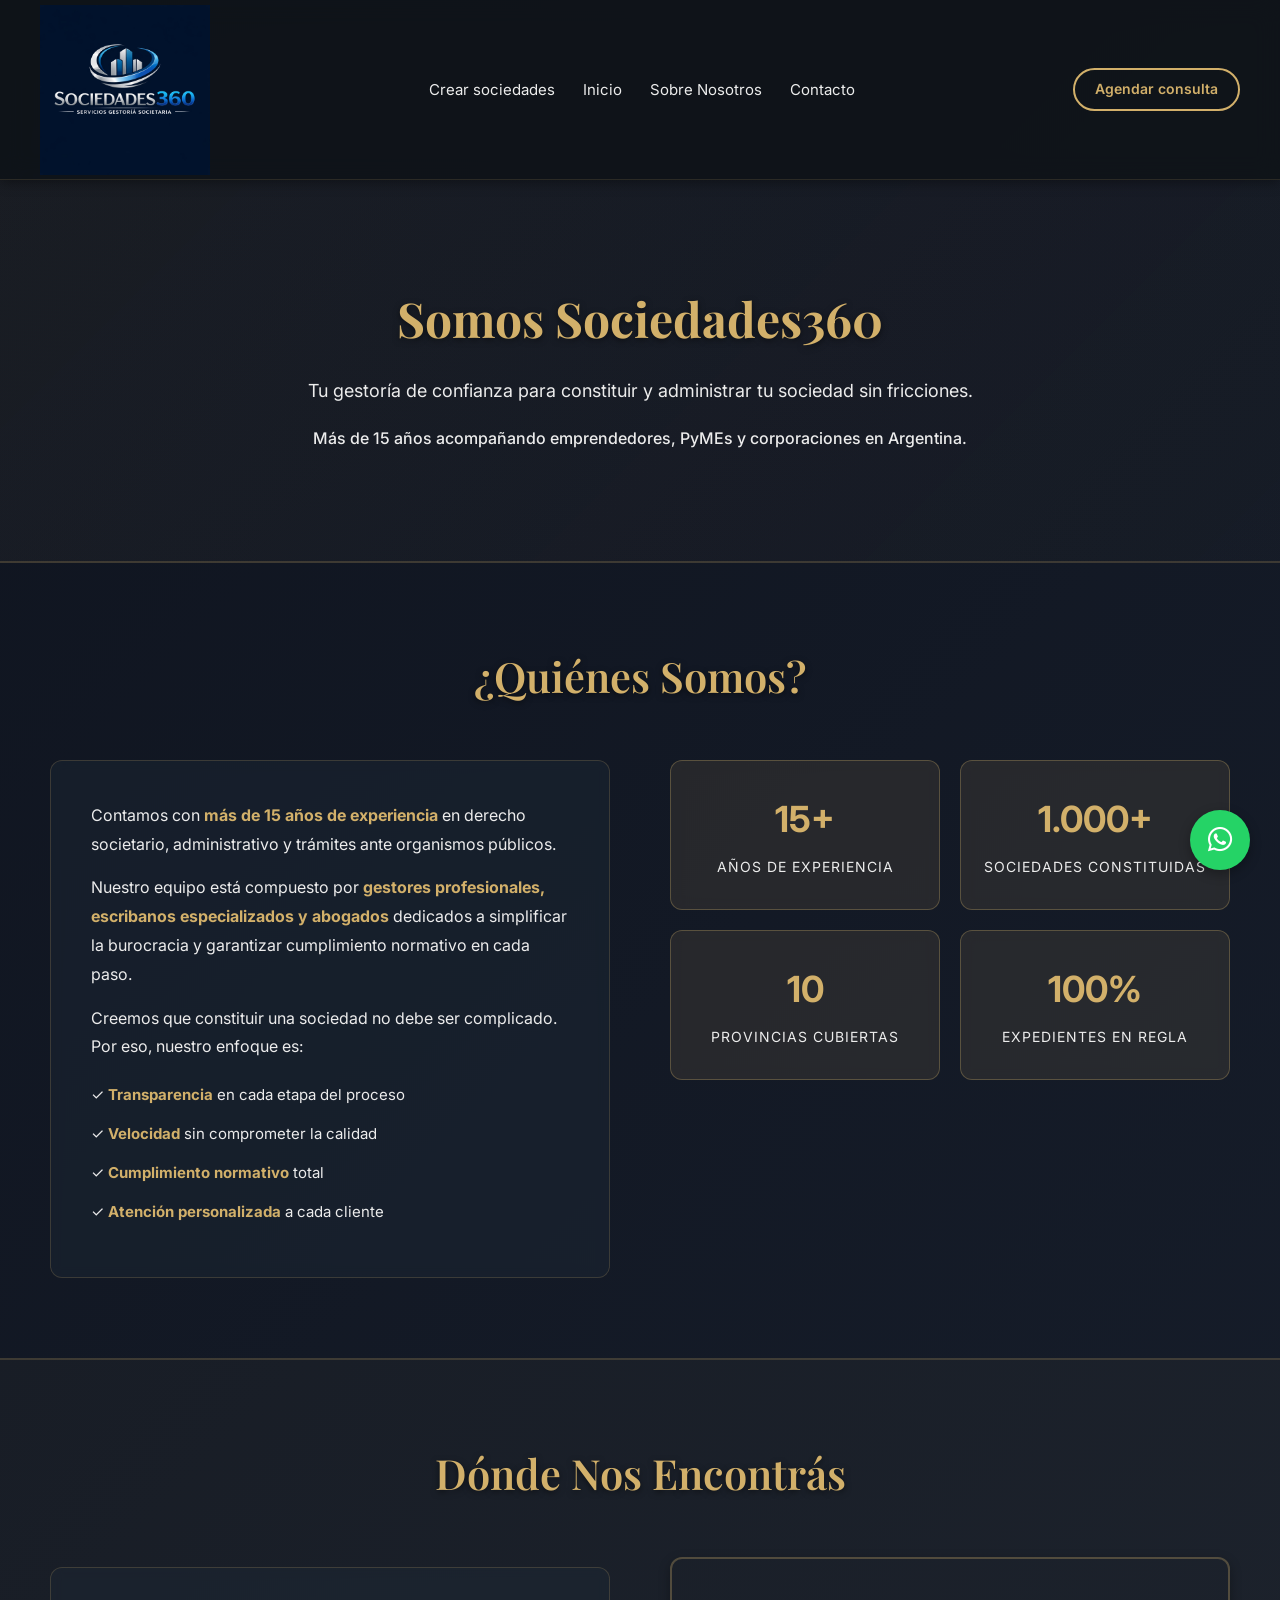
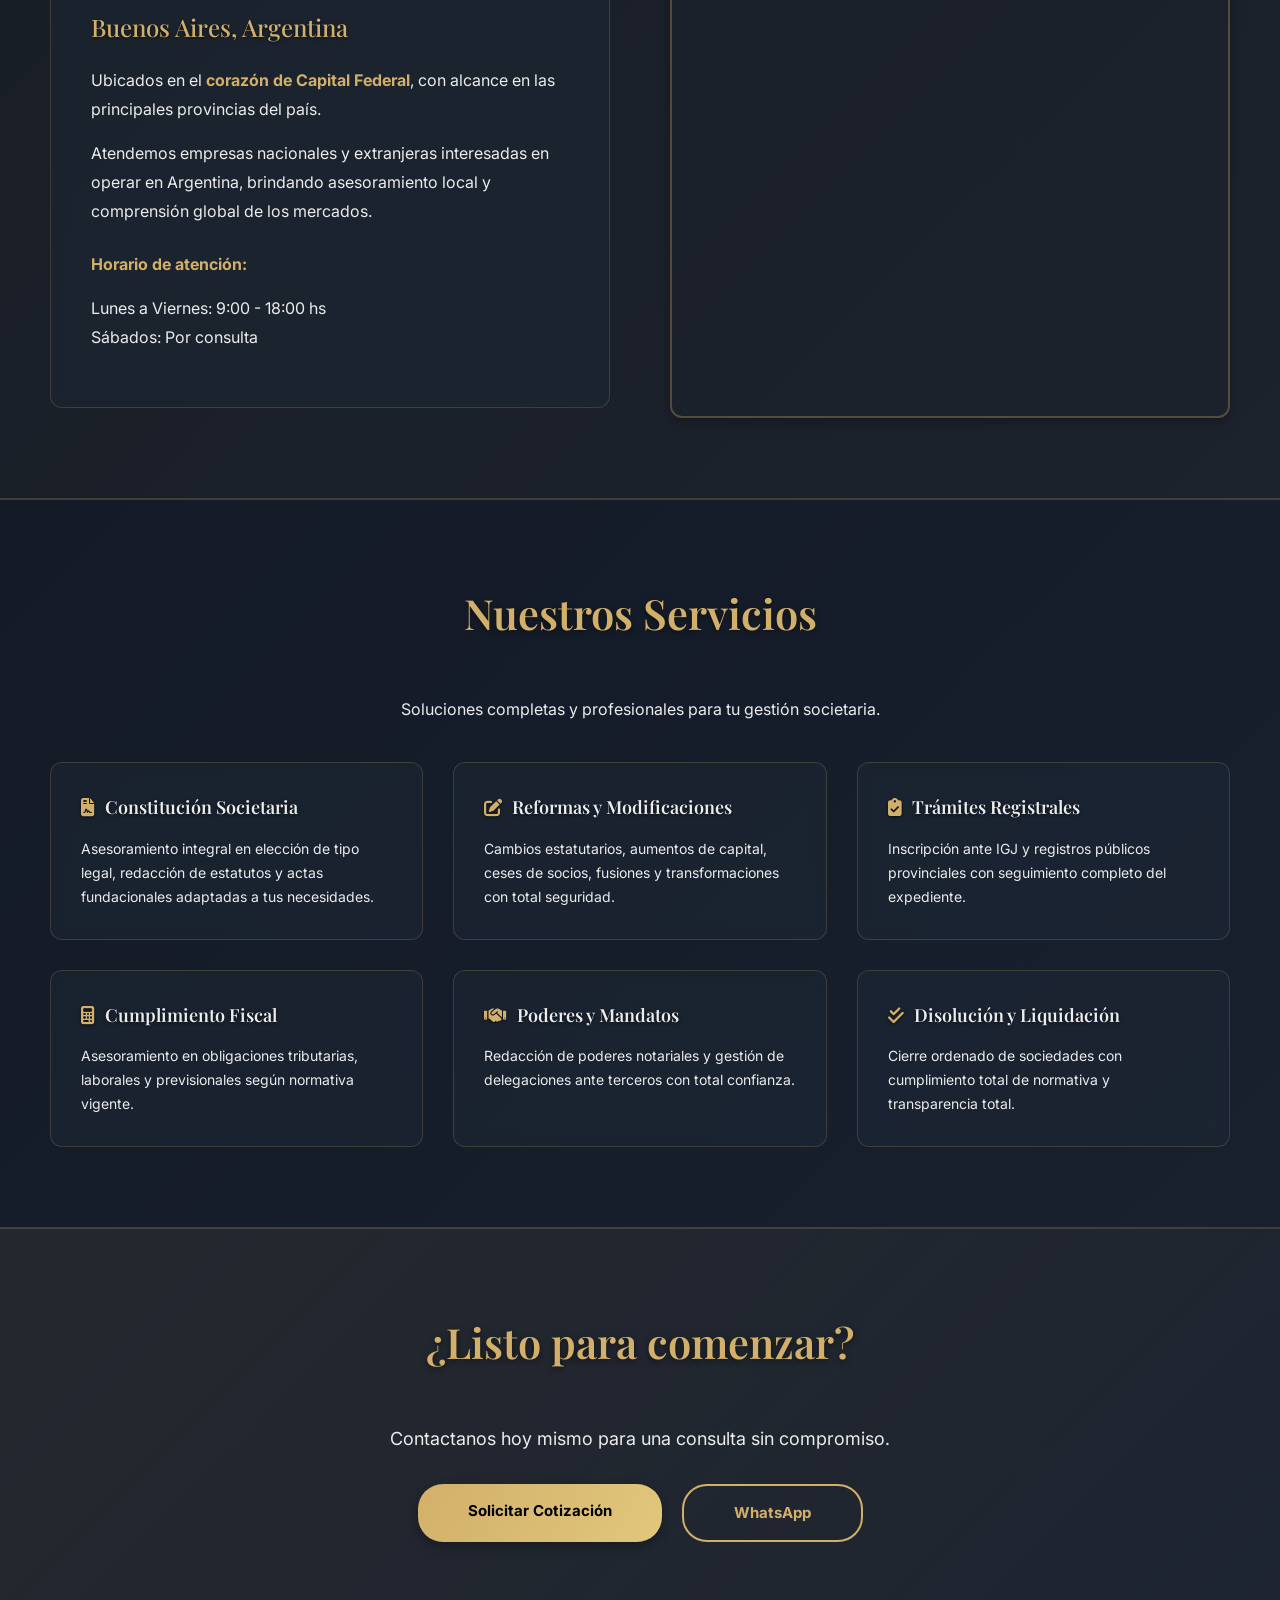
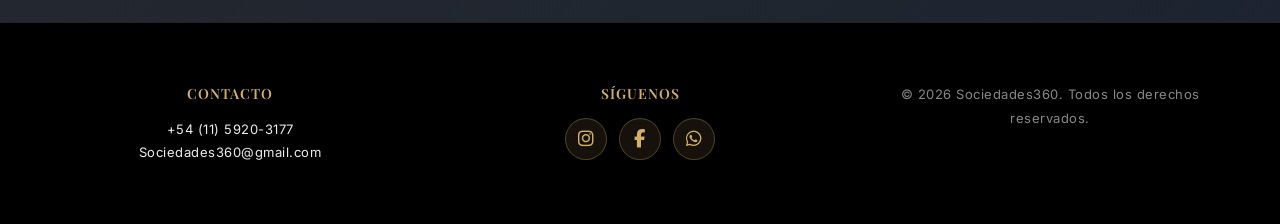
<file: sobre-nosotros.html>
<!DOCTYPE html>
<html lang="es">

<head>
    <meta charset="UTF-8">
    <meta name="viewport" content="width=device-width, initial-scale=1.0">
    <title>Sobre Nosotros - Sociedades360</title>
    <meta charset="UTF-8">
    <title>WhatsApp Icon</title> <!-- Enlace a Font Awesome desde CDN -->
    <link rel="stylesheet" href="https://cdnjs.cloudflare.com/ajax/libs/font-awesome/6.5.1/css/all.min.css">
    <!-- Tipografía elegante -->
    <link
        href="https://fonts.googleapis.com/css2?family=Playfair+Display:wght@400;700&family=Inter:wght@300;400;600;700&display=swap"
        rel="stylesheet">
    <!-- FontAwesome para iconos -->
    <link rel="stylesheet" href="https://cdnjs.cloudflare.com/ajax/libs/font-awesome/6.4.0/css/all.min.css"
        integrity="sha512-ka7e6i5eOg2X3JPL40fGfkqYNPpd5F3sK0rqppsYAz16U38R8qiu8cR+3jG3GPT8Jl7A+0QSS7w7Ha7QOYObTw=="
        crossorigin="anonymous" referrerpolicy="no-referrer" />
    <link rel="stylesheet" href="./style.css">
</head>

<body>
    <!-- Navbar -->
    <nav>
    <a href="index.html" class="logo">
        <img src="./360sociedad.jpg" alt="Sociedades360 logo">
    </a>

    <div class="menu-toggle" id="mobile-menu">
        <span></span>
        <span></span>
        <span></span>
    </div>

    <ul class="nav-links">
        <li><a href="Crear.html">Crear sociedades</a></li>
        <li><a href="./index.html">Inicio</a></li>
        <li><a href="sobre-nosotros.html">Sobre Nosotros</a></li>
        <li><a href="contacto.html">Contacto</a></li>
    </ul>

    <a href="contacto.html" class="btn-agendar">Agendar consulta</a>
</nav>

    <!-- Hero Intro -->
    <section class="hero-nosotros">
        <div class="hero-nosotros-content">
            <h1>Somos Sociedades360</h1>
            <p>Tu gestoría de confianza para constituir y administrar tu sociedad sin fricciones.</p>
            <p style="font-size: 16px; margin-top: 20px; font-weight: 500;">Más de 15 años acompañando emprendedores,
                PyMEs y corporaciones en Argentina.</p>
        </div>
    </section>

    <!-- Quiénes Somos -->
    <section class="seccion-content">
        <div class="container-seccion">
            <h2>¿Quiénes Somos?</h2>
            <div class="contenido-dos-columnas">
                <div class="columna-texto">
                    <p>Contamos con <strong>más de 15 años de experiencia</strong> en derecho societario, administrativo
                        y trámites ante organismos públicos.</p>

                    <p>Nuestro equipo está compuesto por <strong>gestores profesionales, escribanos especializados y
                            abogados</strong> dedicados a simplificar la burocracia y garantizar cumplimiento normativo
                        en cada paso.</p>

                    <p>Creemos que constituir una sociedad no debe ser complicado. Por eso, nuestro enfoque es:</p>
                    <ul class="lista-valores">
                        <li>✓ <strong>Transparencia</strong> en cada etapa del proceso</li>
                        <li>✓ <strong>Velocidad</strong> sin comprometer la calidad</li>
                        <li>✓ <strong>Cumplimiento normativo</strong> total</li>
                        <li>✓ <strong>Atención personalizada</strong> a cada cliente</li>
                    </ul>
                </div>

                <div class="columna-stats">
                    <div class="stat-block">
                        <p class="stat-numero">15+</p>
                        <p class="stat-label">Años de experiencia</p>
                    </div>
                    <div class="stat-block">
                        <p class="stat-numero">1.000+</p>
                        <p class="stat-label">Sociedades constituidas</p>
                    </div>
                    <div class="stat-block">
                        <p class="stat-numero">10</p>
                        <p class="stat-label">Provincias cubiertas</p>
                    </div>
                    <div class="stat-block">
                        <p class="stat-numero">100%</p>
                        <p class="stat-label">Expedientes en regla</p>
                    </div>
                </div>
            </div>
        </div>
    </section>

    <!-- Ubicación -->
    <section class="seccion-ubicacion">
        <div class="container-seccion">
            <h2>Dónde Nos Encontrás</h2>
            <div class="contenido-ubicacion">
                <div class="info-ubicacion">
                    <h3>Buenos Aires, Argentina</h3>
                    <p>Ubicados en el <strong>corazón de Capital Federal</strong>, con alcance en las principales
                        provincias del país.</p>
                    <p>Atendemos empresas nacionales y extranjeras interesadas en operar en Argentina, brindando
                        asesoramiento local y comprensión global de los mercados.</p>
                    <p style="margin-top: 25px;"><strong>Horario de atención:</strong></p>
                    <p>Lunes a Viernes: 9:00 - 18:00 hs<br>Sábados: Por consulta</p>
                </div>
                <div class="mapa-container">
                    <iframe
                        src="https://www.google.com/maps/embed?pb=!1m18!1m12!1m3!1d3282.88127690609!2d-58.38231592346843!3d-34.60368097024253!2m3!1f0!2f0!3f0!3m2!1i1024!2i768!4f13.1!3m3!1m2!1s0x95a335ee8e7c2f3d%3A0xc87c7c7c7c7c7c7c!2sCABA%2C%20Buenos%20Aires!5e0!3m2!1ses!2sar!4v1708876543210"
                        width="100%" height="400" style="border:none;border-radius:12px;" allowfullscreen=""
                        loading="lazy" referrerpolicy="no-referrer-when-downgrade"></iframe>
                </div>
            </div>
        </div>
    </section>

    <!-- Nuestros Servicios -->
    <section class="seccion-servicios-nosotros">
        <div class="container-seccion">
            <h2>Nuestros Servicios</h2>
            <p style="text-align: center; margin-bottom: 40px; color: var(--color-light);">Soluciones completas y
                profesionales para tu gestión societaria.</p>

            <div class="servicios-grid-nosotros">
                <div class="servicio-bloque">
                    <h4><i class="fas fa-file-contract"
                            style="color: var(--color-gold); margin-right: 10px;"></i>Constitución Societaria</h4>
                    <p>Asesoramiento integral en elección de tipo legal, redacción de estatutos y actas fundacionales
                        adaptadas a tus necesidades.</p>
                </div>

                <div class="servicio-bloque">
                    <h4><i class="fas fa-edit" style="color: var(--color-gold); margin-right: 10px;"></i>Reformas y
                        Modificaciones</h4>
                    <p>Cambios estatutarios, aumentos de capital, ceses de socios, fusiones y transformaciones con total
                        seguridad.</p>
                </div>

                <div class="servicio-bloque">
                    <h4><i class="fas fa-clipboard-check"
                            style="color: var(--color-gold); margin-right: 10px;"></i>Trámites Registrales</h4>
                    <p>Inscripción ante IGJ y registros públicos provinciales con seguimiento completo del expediente.
                    </p>
                </div>

                <div class="servicio-bloque">
                    <h4><i class="fas fa-calculator"
                            style="color: var(--color-gold); margin-right: 10px;"></i>Cumplimiento Fiscal</h4>
                    <p>Asesoramiento en obligaciones tributarias, laborales y previsionales según normativa vigente.</p>
                </div>

                <div class="servicio-bloque">
                    <h4><i class="fas fa-handshake" style="color: var(--color-gold); margin-right: 10px;"></i>Poderes y
                        Mandatos</h4>
                    <p>Redacción de poderes notariales y gestión de delegaciones ante terceros con total confianza.</p>
                </div>

                <div class="servicio-bloque">
                    <h4><i class="fas fa-check-double"
                            style="color: var(--color-gold); margin-right: 10px;"></i>Disolución y Liquidación</h4>
                    <p>Cierre ordenado de sociedades con cumplimiento total de normativa y transparencia total.</p>
                </div>
            </div>
        </div>
    </section>

    <!-- CTA Final -->
    <section class="seccion-cta-final">
        <div class="container-seccion">
            <h2>¿Listo para comenzar?</h2>
            <p>Contactanos hoy mismo para una consulta sin compromiso.</p>
            <div style="display: flex; gap: 20px; justify-content: center; flex-wrap: wrap; margin-top: 30px;">
                <a href="Crear.html" class="btn-primary"
                    style="display: inline-block; padding: 15px 50px; text-decoration: none; border-radius: 25px; font-weight: bold;">Solicitar
                    Cotización</a>
                <a href="https://wa.me/5491159203177"
                    target="_blank" class="btn-secondary"
                    style="display: inline-block; padding: 15px 50px; text-decoration: none; border-radius: 25px; font-weight: bold;">WhatsApp</a>
            </div>
        </div>
    </section>
    <!-- Botón WhatsApp Flotante -->
<a href="https://wa.me/5491159203177?text=Hola%2C%20estoy%20contactando%20desde%20la%20pagina%20web%20y%20quisiera%20hacer%20una%20consulta." class="whatsapp-btn" target="_blank">
        <i class="fa-brands fa-whatsapp"></i>
    </a>

    <!-- Footer -->
    <footer>
        <div class="footer-content">
            <div class="footer-section">
                <h4>Contacto</h4>
                <p><a href="tel:+541159203177">+54 (11) 5920-3177</a></p>
                <p><a href="mailto:Sociedades360@gmail.com">Sociedades360@gmail.com</a></p>
            </div>
            <div class="footer-section">
                <h4>Síguenos</h4>
                <div style="display: flex; gap: 12px; justify-content: center; margin-top: 12px;">
                    <a href="https://instagram.com/sociedades360" target="_blank" class="footer-social"
                        title="Instagram">
                        <i class="fab fa-instagram"></i>
                    </a>
                    <a href="#" class="footer-social" title="Facebook">
                        <i class="fab fa-facebook-f"></i>
                    </a>
                    <a href="https://wa.me/5491159203177"
                        target="_blank" class="footer-social" title="WhatsApp">
                        <i class="fab fa-whatsapp"></i>
                    </a>
                </div>
            </div>
            <div class="footer-section">
                <p>&copy; 2026 Sociedades360. Todos los derechos reservados.</p>
            </div>
        </div>
    </footer>

<script>
const menuToggle = document.getElementById('mobile-menu');
const navLinks = document.querySelector('.nav-links');

menuToggle.addEventListener('click', () => {
    navLinks.classList.toggle('active');
});

</script>
</body>
</html>
</file>
<file: style.css>
/* =========================================================
   SOCIEDADES360 - STYLE.CSS COMPLETO Y RESPONSIVE
========================================================= */

/* ---------- RESET ---------- */
*,
*::before,
*::after {
    margin: 0;
    padding: 0;
    box-sizing: border-box;
}

:root {
    --color-gold: #D2B06A;
    --color-gold-2: #e1c77b;
    --color-dark: #0f141f;
    --color-dark2: #1a2230;
    --color-light: #ececec;
    --color-muted: #a9a9a9;
    --color-border: rgba(210, 176, 106, 0.2);
    --color-card: rgba(255, 255, 255, 0.05);
    --color-card-2: rgba(30, 40, 55, 0.45);
    --shadow-soft: 0 4px 12px rgba(0, 0, 0, 0.3);
    --shadow-strong: 0 12px 32px rgba(0, 0, 0, 0.35);
    --radius: 16px;
    --container: 1200px;
}

/* 2. Estilos normales del Navbar (Desktop/PC) */
nav {
    background: rgba(15,20,30,0.18);
    backdrop-filter: blur(20px);
    -webkit-backdrop-filter: blur(20px);

    border-bottom: 1px solid rgba(210,176,106,0.15);
}



.nav-links {
    display: flex;
    /* ... estilos de los links ... */
}

/* 3. AL FINAL DE TODO: Los @media queries */
@media (max-width: 900px) {
    /* Aquí adentro va todo lo que cambia para celulares */
    .menu-toggle {
        display: flex; 
    }

    .nav-links {
        display: none; /* Se oculta el menú horizontal */
        position: absolute;
        /* ... el resto del código responsive ... */
    }

    .nav-links.active {
        display: flex !important; /* Aparece cuando tocas el botón */
    }
}

html {
    scroll-behavior: smooth;
}

body {
    font-family: 'Inter', 'Open Sans', Arial, sans-serif;
    background: linear-gradient(135deg, var(--color-dark) 0%, var(--color-dark2) 100%);
    color: var(--color-light);
    line-height: 1.6;
    overflow-x: hidden;
}

img,
picture,
video,
svg,
canvas {
    max-width: 100%;
    display: block;
    height: auto;
}

a {
    text-decoration: none;
}

button,
input,
textarea,
select {
    font: inherit;
}

h1,
h2,
h3,
h4 {
    font-family: 'Playfair Display', serif;
    text-shadow: 0 1px 3px rgba(0, 0, 0, 0.6);
}

h1 { font-weight: 700; }
h2 { font-weight: 600; }
h3 { font-weight: 500; }
h4 { font-weight: 400; }

.container {
    width: min(var(--container), calc(100% - 40px));
    margin-inline: auto;
}

/* ===== NAVBAR LIMPIO Y ESTABLE ===== */
nav {
    display: flex;
    align-items: center;
    justify-content: space-between;
    padding: 0 40px;
    height: 90px;
    background-color: rgba(15, 20, 25, 0.88);
    backdrop-filter: blur(12px);
    box-shadow: 0 2px 12px rgba(0, 0, 0, 0.4);
    position: sticky;
    top: 0;
    z-index: 1000;
    height: 180px;;

}

nav .logo {
    display: flex;
    align-items: center;
    flex-shrink: 0;
}

nav .logo img {
    height: 170px;;
    width: auto;
    object-fit: contain;
    transition: transform 0.3s ease;
}

nav .logo img:hover {
    transform: scale(1.05);
}

.nav-links {
    display: flex;
    align-items: center;
    gap: 28px;
    list-style: none;
    margin: 0;
    padding: 0;
}

.nav-links a {
    color: var(--color-light);
    font-size: 15px;
    transition: color .25s ease, letter-spacing .25s ease;
}

.nav-links a:hover {
    color: var(--color-gold);
    letter-spacing: 0.4px;
}

.btn-agendar {
    display: inline-flex;
    align-items: center;
    justify-content: center;
    min-height: 42px;
    padding: 8px 20px;
    border: 2px solid var(--color-gold);
    border-radius: 999px;
    color: var(--color-gold);
    background: transparent;
    font-size: 14px;
    font-weight: 600;
    white-space: nowrap;
    transition: all 0.3s ease;
}

.btn-agendar:hover {
    background: var(--color-gold);
    color: #000;
    transform: translateY(-2px);
}

.menu-toggle {
    display: none;
    flex-direction: column;
    justify-content: center;
    gap: 5px;
    cursor: pointer;
}

.menu-toggle span {
    width: 28px;
    height: 3px;
    background: var(--color-gold);
    border-radius: 2px;
}

/* ===== TABLET ===== */
@media (max-width: 1024px) {
    nav {
        padding: 0 24px;
    }

    nav .logo img {
        height: 60px;
        max-height: 60px;
    }

    .nav-links {
        gap: 20px;
    }
}

/* ===== CELULAR ===== */
@media (max-width: 768px) {
    nav {
        height: 78px;
        padding: 0 16px;
        position: sticky;
    }

    nav .logo {
        display: none;
    }

    .menu-toggle {
        display: flex;
        margin-left: auto;
    }

    .btn-agendar {
        display: none;
    }

    .nav-links {
        display: none;
        flex-direction: column;
        align-items: center;
        justify-content: center;
        gap: 18px;
        position: absolute;
        top: 78px;
        left: 0;
        width: 100%;
        padding: 24px 16px;
        background: rgba(15, 20, 25, 0.97);
        border-bottom: 1px solid rgba(210, 176, 106, 0.25);
        z-index: 999;
    }

    .nav-links.active {
        display: flex;
    }
}
/* ---------- HERO HOME ---------- */
.hero {
    display: flex;
    justify-content: center;
    align-items: center;
    padding: 80px 50px;
    text-align: center;
}

.hero-content {
    width: 100%;
    max-width: 900px;
    padding: 60px 40px;
    background: rgba(15, 20, 25, 0.6);
    backdrop-filter: blur(10px);
    border: 1px solid var(--color-gold);
    border-radius: var(--radius);
    box-shadow: 0 12px 48px rgba(0, 0, 0, 0.6);
    animation: fadeIn 1s ease;
}

.hero h1,
.hero p {
    color: var(--color-light);
}

.hero h1 {
    font-size: clamp(2.4rem, 6vw, 4rem);
    letter-spacing: -1px;
    margin-bottom: 20px;
    line-height: 1.15;
}

.hero p {
    font-size: clamp(1rem, 2vw, 1.2rem);
    margin: 0 auto 30px;
    line-height: 1.7;
    max-width: 700px;
}

.hero-buttons {
    display: flex;
    justify-content: center;
    gap: 20px;
    flex-wrap: wrap;
}

@keyframes fadeIn {
    from {
        opacity: 0;
        transform: translateY(20px);
    }
    to {
        opacity: 1;
        transform: translateY(0);
    }
}

/* ---------- BOTONES ---------- */
.btn-primary,
.btn-secondary,
.btn-solicitar {
    display: inline-flex;
    align-items: center;
    justify-content: center;
    min-height: 48px;
    border-radius: 999px;
    cursor: pointer;
    transition: all 0.3s ease;
    text-decoration: none;
}

.btn-primary,
.btn-solicitar {
    background: linear-gradient(120deg, var(--color-gold) 0%, var(--color-gold-2) 100%);
    color: #000;
    padding: 15px 40px;
    border: none;
    font-size: 15px;
    font-weight: 700;
    box-shadow: var(--shadow-soft);
}

.btn-primary:hover,
.btn-solicitar:hover {
    filter: brightness(1.1);
    transform: translateY(-3px);
}

.btn-secondary {
    background: transparent;
    border: 2px solid var(--color-gold);
    color: var(--color-gold);
    padding: 13px 38px;
    font-size: 15px;
}

.btn-secondary:hover {
    background-color: var(--color-gold);
    color: #000;
    transform: translateY(-3px);
}

/* ---------- SERVICIOS HOME ---------- */
.servicios-section {
    padding: 80px 50px;
}

.servicios-section h2 {
    font-size: clamp(2rem, 4vw, 2.6rem);
    margin-bottom: 15px;
    text-align: center;
}

.servicios-section > p {
    color: var(--color-muted);
    margin-bottom: 40px;
    font-size: 15px;
    text-align: center;
}

.servicios-grid {
    display: grid;
    grid-template-columns: repeat(4, 1fr);
    gap: 25px;
    margin-bottom: 60px;
}

.servicio-card {
    background: var(--color-card);
    backdrop-filter: blur(6px);
    border: 1px solid rgba(184, 154, 60, 0.2);
    border-radius: var(--radius);
    padding: 32px 24px;
    transition: transform 0.3s, box-shadow 0.3s, border-color 0.3s;
}

.servicio-card:hover {
    border-color: #b89a3c;
    transform: translateY(-8px);
    box-shadow: 0 12px 32px rgba(0, 0, 0, 0.25);
}

.servicio-card .icon {
    width: 50px;
    height: 50px;
    border: 2px solid var(--color-gold);
    border-radius: 50%;
    margin-bottom: 20px;
}

.servicio-card h4 {
    font-size: 18px;
    margin-bottom: 12px;
    color: var(--color-light);
}

.servicio-card p {
    color: var(--color-muted);
    font-size: 14px;
    line-height: 1.7;
    max-height: 4.8em;
    overflow: hidden;
    position: relative;
}

.servicio-card p.expanded {
    max-height: none;
}

.servicio-card .read-more {
    display: inline-block;
    margin-top: 8px;
    font-size: 13px;
    color: var(--color-gold);
    cursor: pointer;
    user-select: none;
}

.servicio-card .read-more:hover {
    text-decoration: underline;
}

/* ---------- DIFERENCIADOR / CONFIANZA ---------- */
.diferenciador,
.confianza {
    padding: 80px 50px;
    color: var(--color-light);
}

.diferenciador h2,
.confianza h2 {
    font-size: clamp(2rem, 4vw, 2.6rem);
    margin-bottom: 24px;
    text-align: center;
}

.benefits,
.stats {
    display: grid;
    gap: 20px;
}

.benefits {
    list-style: none;
}

.benefits li {
    font-size: 18px;
    line-height: 1.8;
    background: rgba(255,255,255,0.03);
    padding: 20px 24px;
    border-radius: 14px;
    border: 1px solid rgba(210,176,106,0.15);
}

.stats {
    grid-template-columns: repeat(auto-fit, minmax(220px, 1fr));
}

.stat {
    background: rgba(255,255,255,0.08);
    padding: 20px;
    border-radius: 12px;
    backdrop-filter: blur(6px);
    box-shadow: var(--shadow-soft);
    display: flex;
    align-items: center;
}

.stat .icon {
    color: var(--color-gold);
    font-size: 24px;
    margin-right: 10px;
}

/* ---------- TESTIMONIAL ---------- */
.testimonial-section {
    background: rgba(15,20,25,0.7);
    border: 1px solid rgba(216,182,100,0.3);
    border-radius: var(--radius);
    padding: 50px 60px;
    margin: 0 auto 60px;
    max-width: 900px;
    display: flex;
    flex-direction: column;
    align-items: center;
    gap: 30px;
    box-shadow: 0 8px 24px rgba(0,0,0,0.3);
    width: min(900px, calc(100% - 40px));
}

.testimonial-text {
    width: 100%;
    text-align: center;
}

.testimonial-text p {
    font-size: 18px;
    color: var(--color-light);
    margin-bottom: 20px;
    line-height: 1.6;
}

.testimonial-author {
    color: var(--color-muted);
    font-size: 14px;
}

/* ---------- SOBRE NOSOTROS ---------- */
.hero-nosotros {
    background: linear-gradient(135deg, rgba(210,176,106,0.05) 0%, rgba(210,176,106,0.01) 100%);
    padding: 100px 50px;
    text-align: center;
    border-bottom: 2px solid rgba(210,176,106,0.2);
}

.hero-nosotros-content h1 {
    font-size: clamp(2.4rem, 6vw, 3rem);
    color: var(--color-gold);
    margin-bottom: 20px;
    text-shadow: 0 2px 6px rgba(0,0,0,0.5);
}

.hero-nosotros-content p {
    font-size: 18px;
    color: var(--color-light);
    max-width: 700px;
    margin: 10px auto;
}

.seccion-content,
.seccion-ubicacion,
.seccion-servicios-nosotros,
.seccion-cta-final {
    padding: 80px 50px;
}

.container-seccion {
    max-width: 1200px;
    margin: 0 auto;
}

.seccion-content h2,
.seccion-ubicacion h2,
.seccion-servicios-nosotros h2,
.seccion-cta-final h2 {
    font-size: clamp(2rem, 5vw, 2.6rem);
    color: var(--color-gold);
    margin-bottom: 50px;
    text-align: center;
    text-shadow: 0 2px 6px rgba(0,0,0,0.5);
}

.contenido-dos-columnas {
    display: grid;
    grid-template-columns: 1fr 1fr;
    gap: 60px;
    align-items: start;
}

.columna-texto,
.nosotros-text,
.nosotros-map,
.info-ubicacion,
.formulario-contacto,
.info-bloque {
    background: var(--color-card-2);
    padding: 40px;
    border-radius: 12px;
    border: 1px solid var(--color-border);
    backdrop-filter: blur(6px);
}

.columna-texto p,
.nosotros-text p,
.info-ubicacion p {
    font-size: 16px;
    line-height: 1.8;
    margin-bottom: 15px;
    color: var(--color-light);
}

.columna-texto p strong,
.nosotros-text p strong,
.info-ubicacion p strong,
.lista-valores li strong,
.servicios-lista li strong {
    color: var(--color-gold);
}

.lista-valores,
.servicios-lista {
    list-style: none;
    padding: 0;
    margin-top: 20px;
}

.lista-valores li,
.servicios-lista li {
    font-size: 15px;
    line-height: 1.8;
    margin-bottom: 12px;
    color: var(--color-light);
}

.servicios-lista li {
    padding-left: 24px;
    position: relative;
}

.servicios-lista li::before {
    content: '✓';
    position: absolute;
    left: 0;
    color: var(--color-gold);
    font-weight: bold;
    font-size: 18px;
}

.columna-stats {
    display: grid;
    grid-template-columns: 1fr 1fr;
    gap: 20px;
}

.stat-block {
    background: rgba(210,176,106,0.1);
    border: 1px solid rgba(210,176,106,0.3);
    border-radius: 12px;
    padding: 30px 20px;
    text-align: center;
    backdrop-filter: blur(6px);
    transition: all 0.3s ease;
}

.stat-block:hover {
    background: rgba(210,176,106,0.2);
    border-color: rgba(210,176,106,0.6);
    transform: translateY(-5px);
}

.stat-numero {
    font-size: 36px;
    font-weight: 700;
    color: var(--color-gold);
    margin-bottom: 8px;
}

.stat-label {
    font-size: 14px;
    color: var(--color-light);
    text-transform: uppercase;
    letter-spacing: 1px;
}

.seccion-ubicacion {
    background: rgba(210,176,106,0.03);
    border-top: 2px solid rgba(210,176,106,0.2);
    border-bottom: 2px solid rgba(210,176,106,0.2);
}

.contenido-ubicacion {
    display: grid;
    grid-template-columns: 1fr 1fr;
    gap: 60px;
    align-items: center;
}

.info-ubicacion h3,
.nosotros-map h3,
.formulario-contacto h2,
.info-contacto h2 {
    font-size: 24px;
    color: var(--color-gold);
    margin-bottom: 20px;
}

.mapa-container,
.mapa-responsive {
    border-radius: 12px;
    overflow: hidden;
    border: 2px solid rgba(210,176,106,0.3);
    box-shadow: var(--shadow-soft);
}

.mapa-container iframe,
.mapa-responsive iframe {
    width: 100%;
    height: 450px;
    border: none;
}

.servicios-grid-nosotros {
    display: grid;
    grid-template-columns: repeat(3, 1fr);
    gap: 30px;
    margin-top: 40px;
}

.servicio-bloque {
    background: rgba(30,40,55,0.5);
    padding: 30px;
    border-radius: 12px;
    border: 1px solid rgba(210,176,106,0.2);
    backdrop-filter: blur(6px);
    transition: all 0.3s ease;
}

.servicio-bloque:hover {
    background: rgba(30,40,55,0.8);
    border-color: rgba(210,176,106,0.5);
    transform: translateY(-8px);
    box-shadow: 0 12px 24px rgba(210,176,106,0.15);
}

.servicio-bloque h4 {
    font-size: 18px;
    color: var(--color-light);
    margin-bottom: 15px;
    font-weight: 600;
}

.servicio-bloque p {
    font-size: 14px;
    line-height: 1.7;
    color: var(--color-light);
}

.seccion-cta-final {
    text-align: center;
    background: linear-gradient(135deg, rgba(210,176,106,0.08) 0%, rgba(210,176,106,0.02) 100%);
    border-top: 2px solid rgba(210,176,106,0.2);
}

.seccion-cta-final p {
    font-size: 18px;
    color: var(--color-light);
    margin-bottom: 30px;
}

/* ---------- CONTACTO ---------- */
.hero-contacto {
    background: linear-gradient(135deg, rgba(210,176,106,0.05) 0%, rgba(210,176,106,0.01) 100%);
    padding: 100px 50px;
    text-align: center;
    border-bottom: 2px solid rgba(210,176,106,0.2);
}

.hero-contacto-content h1 {
    font-size: clamp(2.4rem, 6vw, 3rem);
    color: var(--color-gold);
    margin-bottom: 20px;
    text-shadow: 0 2px 6px rgba(0,0,0,0.5);
}

.hero-contacto-content p {
    font-size: 18px;
    color: var(--color-light);
    max-width: 700px;
    margin: 0 auto;
}

.seccion-contacto {
    padding: 80px 50px;
    background: rgba(210,176,106,0.01);
}

.contacto-grid {
    display: grid;
    grid-template-columns: 1fr 1fr;
    gap: 60px;
    max-width: 1200px;
    margin: 0 auto;
}

.formulario-contacto h2,
.info-contacto h2 {
    font-size: 28px;
    color: var(--color-gold);
    margin-bottom: 30px;
}

.form-group {
    margin-bottom: 20px;
    display: flex;
    flex-direction: column;
}

.form-group label,
label {
    font-size: 14px;
    font-weight: 600;
    color: var(--color-light);
    margin-bottom: 8px;
    text-transform: uppercase;
    letter-spacing: 0.5px;
}

.form-group input,
.form-group textarea,
.form-input,
input[type="text"],
input[type="number"],
input[type="email"],
input[type="tel"],
textarea {
    width: 100%;
    padding: 12px 15px;
    border: 1px solid rgba(210,176,106,0.2);
    border-radius: 8px;
    background: rgba(0,0,0,0.3);
    color: var(--color-light);
    font-size: 14px;
    transition: all 0.3s ease;
}

.form-group input:focus,
.form-group textarea:focus,
.form-input:focus,
input[type="text"]:focus,
input[type="number"]:focus,
input[type="email"]:focus,
input[type="tel"]:focus,
textarea:focus {
    outline: none;
    border-color: var(--color-gold);
    background: rgba(0,0,0,0.5);
    box-shadow: 0 0 8px rgba(210,176,106,0.2);
}

.form-group input::placeholder,
.form-group textarea::placeholder,
.form-input::placeholder,
input::placeholder,
textarea::placeholder {
    color: rgba(236,236,236,0.4);
}

textarea {
    resize: vertical;
    min-height: 150px;
}

.btn-enviar {
    width: 100%;
    padding: 15px;
    background: var(--color-gold);
    color: var(--color-dark);
    border: none;
    border-radius: 8px;
    font-weight: 700;
    font-size: 16px;
    cursor: pointer;
    transition: all 0.3s ease;
    text-transform: uppercase;
    letter-spacing: 1px;
    margin-top: 10px;
}

.btn-enviar:hover {
    background: #e8c34a;
    transform: translateY(-2px);
    box-shadow: 0 8px 16px rgba(210,176,106,0.3);
}

.info-contacto {
    display: flex;
    flex-direction: column;
    gap: 30px;
}

.info-bloque:hover {
    background: rgba(30,40,55,0.6);
    border-color: rgba(210,176,106,0.4);
}

.info-bloque h3 {
    font-size: 16px;
    color: var(--color-light);
    margin-bottom: 12px;
    font-weight: 600;
}

.info-bloque p {
    font-size: 14px;
    color: var(--color-light);
    line-height: 1.6;
}

.info-bloque a,
.contact-link {
    color: var(--color-light);
    transition: color 0.3s;
}

.info-bloque a:hover,
.contact-link:hover {
    color: var(--color-gold);
}

.redes-sociales {
    padding-bottom: 10px;
}

.red-social {
    display: inline-flex;
    align-items: center;
    justify-content: center;
    width: 45px;
    height: 45px;
    background: rgba(210,176,106,0.1);
    border: 1px solid rgba(210,176,106,0.3);
    border-radius: 50%;
    color: var(--color-gold);
    transition: all 0.3s ease;
    font-size: 18px;
}

.red-social:hover {
    background: var(--color-gold);
    color: var(--color-dark);
    transform: translateY(-3px);
}

.seccion-mapa {
    padding: 80px 50px;
    border-top: 2px solid rgba(210,176,106,0.2);
    border-bottom: 2px solid rgba(210,176,106,0.2);
}

.seccion-mapa h2 {
    font-size: clamp(2rem, 5vw, 2.6rem);
    color: var(--color-gold);
    margin-bottom: 40px;
    text-align: center;
}

.seccion-cta-contacto {
    text-align: center;
    padding: 80px 50px;
    background: linear-gradient(135deg, rgba(210,176,106,0.08) 0%, rgba(210,176,106,0.02) 100%);
}

.seccion-cta-contacto h2 {
    font-size: clamp(2rem, 5vw, 2.6rem);
    color: var(--color-gold);
    margin-bottom: 15px;
}

.seccion-cta-contacto p {
    font-size: 18px;
    color: var(--color-light);
    max-width: 700px;
    margin: 0 auto;
}

/* ---------- CREAR / WIZARD ---------- */
main {
    padding: 80px 20px;
    display: flex;
    justify-content: center;
}

.form-wrapper {
    background: rgba(15,20,25,0.7);
    border: 1px solid var(--color-gold);
    backdrop-filter: blur(8px);
    padding: 40px 60px;
    border-radius: 16px;
    max-width: 700px;
    width: 100%;
}

main h1 {
    color: var(--color-gold);
    text-align: center;
    margin-bottom: 10px;
    font-size: 28px;
}

main p {
    text-align: center;
    margin-bottom: 30px;
    color: var(--color-light);
}

.step h2 {
    font-size: 24px;
    margin-bottom: 20px;
    color: var(--color-light);
    text-align: center;
    position: relative;
}

.step h2::after {
    content: '';
    display: block;
    width: 50px;
    height: 3px;
    background: var(--color-gold);
    margin: 8px auto 0;
}

.step {
    display: none;
    opacity: 0;
    transition: opacity .4s ease;
}

.step.active {
    display: block;
    opacity: 1;
}

.buttons {
    margin-top: 30px;
    display: flex;
    justify-content: space-between;
    gap: 14px;
    flex-wrap: wrap;
}

.buttons button {
    padding: 10px 20px;
    border: none;
    border-radius: 8px;
    cursor: pointer;
    font-size: 14px;
}

.btn-next {
    background: var(--color-gold);
    color: #000;
}

.btn-prev {
    background: #333;
    color: var(--color-light);
}

.options {
    display: flex;
    gap: 20px;
    flex-wrap: wrap;
    margin-top: 20px;
}

.option {
    flex: 1 1 45%;
    border: 2px solid rgba(216,182,100,0.3);
    border-radius: 8px;
    padding: 20px;
    cursor: pointer;
    transition: border-color .3s;
    background: rgba(255,255,255,0.05);
    color: var(--color-light);
}

.option small {
    display: block;
    margin-top: 5px;
    font-size: 12px;
    color: var(--color-muted);
}

.option.selected {
    border-color: var(--color-gold);
    background: rgba(216,182,100,0.2);
}

.aviso-whatsapp {
    margin-top: 10px;
    font-size: 0.9rem;
    opacity: 0.8;
    line-height: 1.3;
}

/* ---------- FOOTER ---------- */
footer {
    background-color: #000;
    padding: 40px 20px;
    color: #888;
    font-size: 13px;
    letter-spacing: 0.5px;
    border-top: 1px solid rgba(210,176,106,0.2);
}

.footer-content {
    display: grid;
    grid-template-columns: repeat(3, 1fr);
    gap: 30px;
    max-width: 1200px;
    margin: 0 auto;
    padding: 20px 0;
}

.footer-section {
    text-align: center;
}

.footer-section h4 {
    font-size: 14px;
    color: var(--color-gold);
    margin-bottom: 12px;
    font-weight: 600;
    text-transform: uppercase;
    letter-spacing: 1px;
}

.footer-section p {
    font-size: 13px;
    line-height: 1.8;
}

.footer-section a {
    color: var(--color-light);
    transition: color 0.3s;
}

.footer-section a:hover {
    color: var(--color-gold);
}

.footer-social {
    display: inline-flex;
    align-items: center;
    justify-content: center;
    width: 42px;
    height: 42px;
    background: rgba(210,176,106,0.1);
    border: 1.5px solid rgba(210,176,106,0.3);
    border-radius: 50%;
    color: var(--color-gold);
    transition: all 0.3s ease;
    font-size: 18px;
}

.footer-social i {
    font-size: 18px;
    color: var(--color-gold);
}

.footer-social:hover {
    background: var(--color-gold);
    color: var(--color-dark);
    border-color: var(--color-gold);
    transform: translateY(-3px);
    box-shadow: 0 6px 12px rgba(210,176,106,0.2);
}

.footer-social:hover i {
    color: var(--color-dark);
}

/* ---------- WHATSAPP FLOAT ---------- */
.whatsapp-btn {
    position: fixed;
    bottom: 30px;
    right: 30px;
    width: 60px;
    height: 60px;
    background-color: #25d366;
    border-radius: 50%;
    display: flex;
    justify-content: center;
    align-items: center;
    box-shadow: var(--shadow-soft);
    transition: all 0.3s ease;
    z-index: 999;
    color: #fff;
    border: none;
}

.whatsapp-btn i {
    font-size: 28px;
    color: #fff;
}

.whatsapp-btn:hover {
    background-color: #1fbe5a;
    transform: scale(1.1);
    box-shadow: 0 6px 20px rgba(37, 211, 102, 0.4);
}

/* ---------- AUX ---------- */
.menu-btn {
    display: flex;
    align-items: center;
    gap: 8px;
    background: #a31212;
    color: white;
    padding: 8px 14px;
    border-radius: 6px;
    text-decoration: none;
}

.icono {
    width: 16px;
    height: 16px;
}

/* ---------- RESPONSIVE ---------- */
@media (max-width: 1100px) {
    .servicios-grid {
        grid-template-columns: repeat(2, 1fr);
    }

    .contenido-dos-columnas,
    .contenido-ubicacion,
    .contacto-grid {
        grid-template-columns: 1fr;
        gap: 32px;
    }

    .servicios-grid-nosotros {
        grid-template-columns: repeat(2, 1fr);
    }
}

@media (max-width: 900px) {
    nav {
        padding: 20px 24px;
        flex-direction: column;
        align-items: flex-start;
    }

    .nav-links {
        width: 100%;
        justify-content: flex-start;
        margin-left: 0;
        gap: 22px;
        flex-wrap: wrap;
    }

    .btn-agendar {
        align-self: flex-start;
    }

    .hero,
    .servicios-section,
    .diferenciador,
    .confianza,
    .nosotros-section,
    .hero-nosotros,
    .seccion-content,
    .seccion-ubicacion,
    .seccion-servicios-nosotros,
    .seccion-cta-final,
    .hero-contacto,
    .seccion-contacto,
    .seccion-mapa,
    .seccion-cta-contacto {
        padding-left: 24px;
        padding-right: 24px;
    }

    .hero-content,
    .testimonial-section,
    .form-wrapper {
        padding: 36px 24px;
    }

    .footer-content {
        grid-template-columns: 1fr;
        gap: 20px;
    }
}

@media (max-width: 768px) {
    .hero {
        padding-top: 60px;
        padding-bottom: 60px;
    }

    .hero h1 {
        font-size: 2.6rem;
    }

    .hero p {
        font-size: 1rem;
    }

    .hero-buttons {
        justify-content: center;
    }

    .servicios-grid,
    .servicios-grid-nosotros {
        grid-template-columns: 1fr;
    }

    .columna-stats {
        grid-template-columns: 1fr 1fr;
        gap: 15px;
    }

    .mapa-container iframe,
    .mapa-responsive iframe {
        height: 320px;
    }

    .testimonial-section {
        flex-direction: column;
    }

    .whatsapp-btn {
        bottom: 20px;
        right: 20px;
    }

    .hero-nosotros,
    .hero-contacto {
        padding-top: 60px;
        padding-bottom: 60px;
    }

    .hero-nosotros-content h1,
    .hero-contacto-content h1 {
        font-size: 32px;
    }

    .hero-nosotros-content p,
    .hero-contacto-content p,
    .seccion-cta-contacto p,
    .seccion-cta-final p {
        font-size: 16px;
    }

    .seccion-content h2,
    .seccion-ubicacion h2,
    .seccion-servicios-nosotros h2,
    .seccion-cta-final h2,
    .seccion-mapa h2,
    .seccion-cta-contacto h2 {
        font-size: 28px;
        margin-bottom: 30px;
    }

    [style*="display: flex; gap: 20px"] {
        flex-direction: column !important;
    }
}

@media (max-width: 600px) {
    nav {
        padding: 18px 16px;
    }

    nav .logo img {
        width: 150px;
    }

    .nav-links {
        flex-direction: column;
        align-items: flex-start;
        gap: 12px;
    }

    .hero,
    .servicios-section,
    .diferenciador,
    .confianza,
    .hero-nosotros,
    .seccion-content,
    .seccion-ubicacion,
    .seccion-servicios-nosotros,
    .seccion-cta-final,
    .hero-contacto,
    .seccion-contacto,
    .seccion-mapa,
    .seccion-cta-contacto {
        padding-left: 16px;
        padding-right: 16px;
    }

    .hero-content,
    .testimonial-section,
    .form-wrapper,
    .formulario-contacto,
    .info-bloque,
    .info-ubicacion,
    .columna-texto,
    .nosotros-text,
    .nosotros-map {
        padding: 24px 18px;
    }

    .hero h1 {
        font-size: 2rem;
    }

    .hero-buttons,
    .buttons {
        flex-direction: column;
    }

    .btn-primary,
    .btn-secondary,
    .btn-solicitar,
    .btn-agendar,
    .btn-enviar,
    .buttons button {
        width: 100%;
    }

    .columna-stats {
        grid-template-columns: 1fr;
    }

    .option {
        flex: 1 1 100%;
    }

    .mapa-container iframe,
    .mapa-responsive iframe {
        height: 260px;
    }

    .whatsapp-btn {
        width: 52px;
        height: 52px;
    }

    .whatsapp-btn i {
        font-size: 24px;
    }
}

@media (max-width: 900px) {
    /* Aquí adentro va todo lo que cambia para celulares */
    .menu-toggle {
        display: flex; 
    }

    .nav-links {
        display: none; /* Se oculta el menú horizontal */
        position: absolute;
        /* ... el resto del código responsive ... */
    }

    .nav-links.active {
        display: flex !important; /* Aparece cuando tocas el botón */
    }
}
</file>
